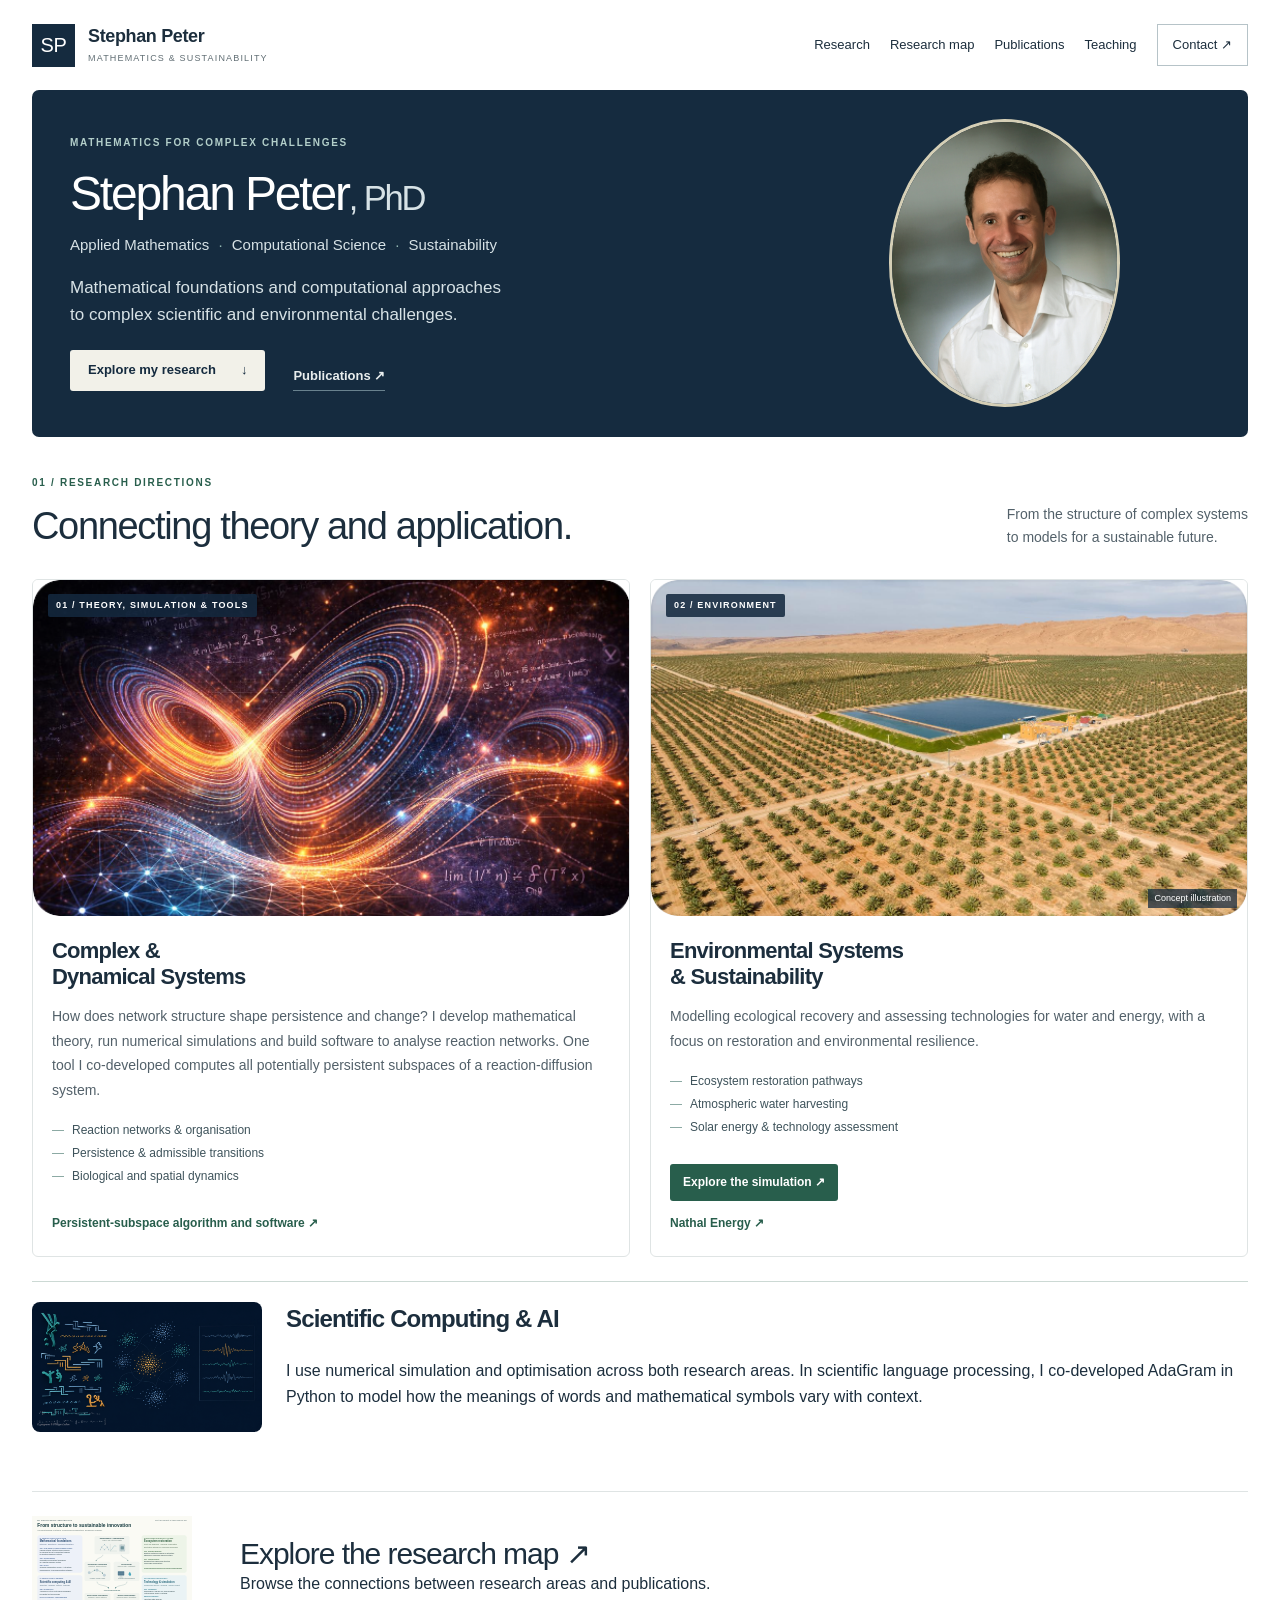
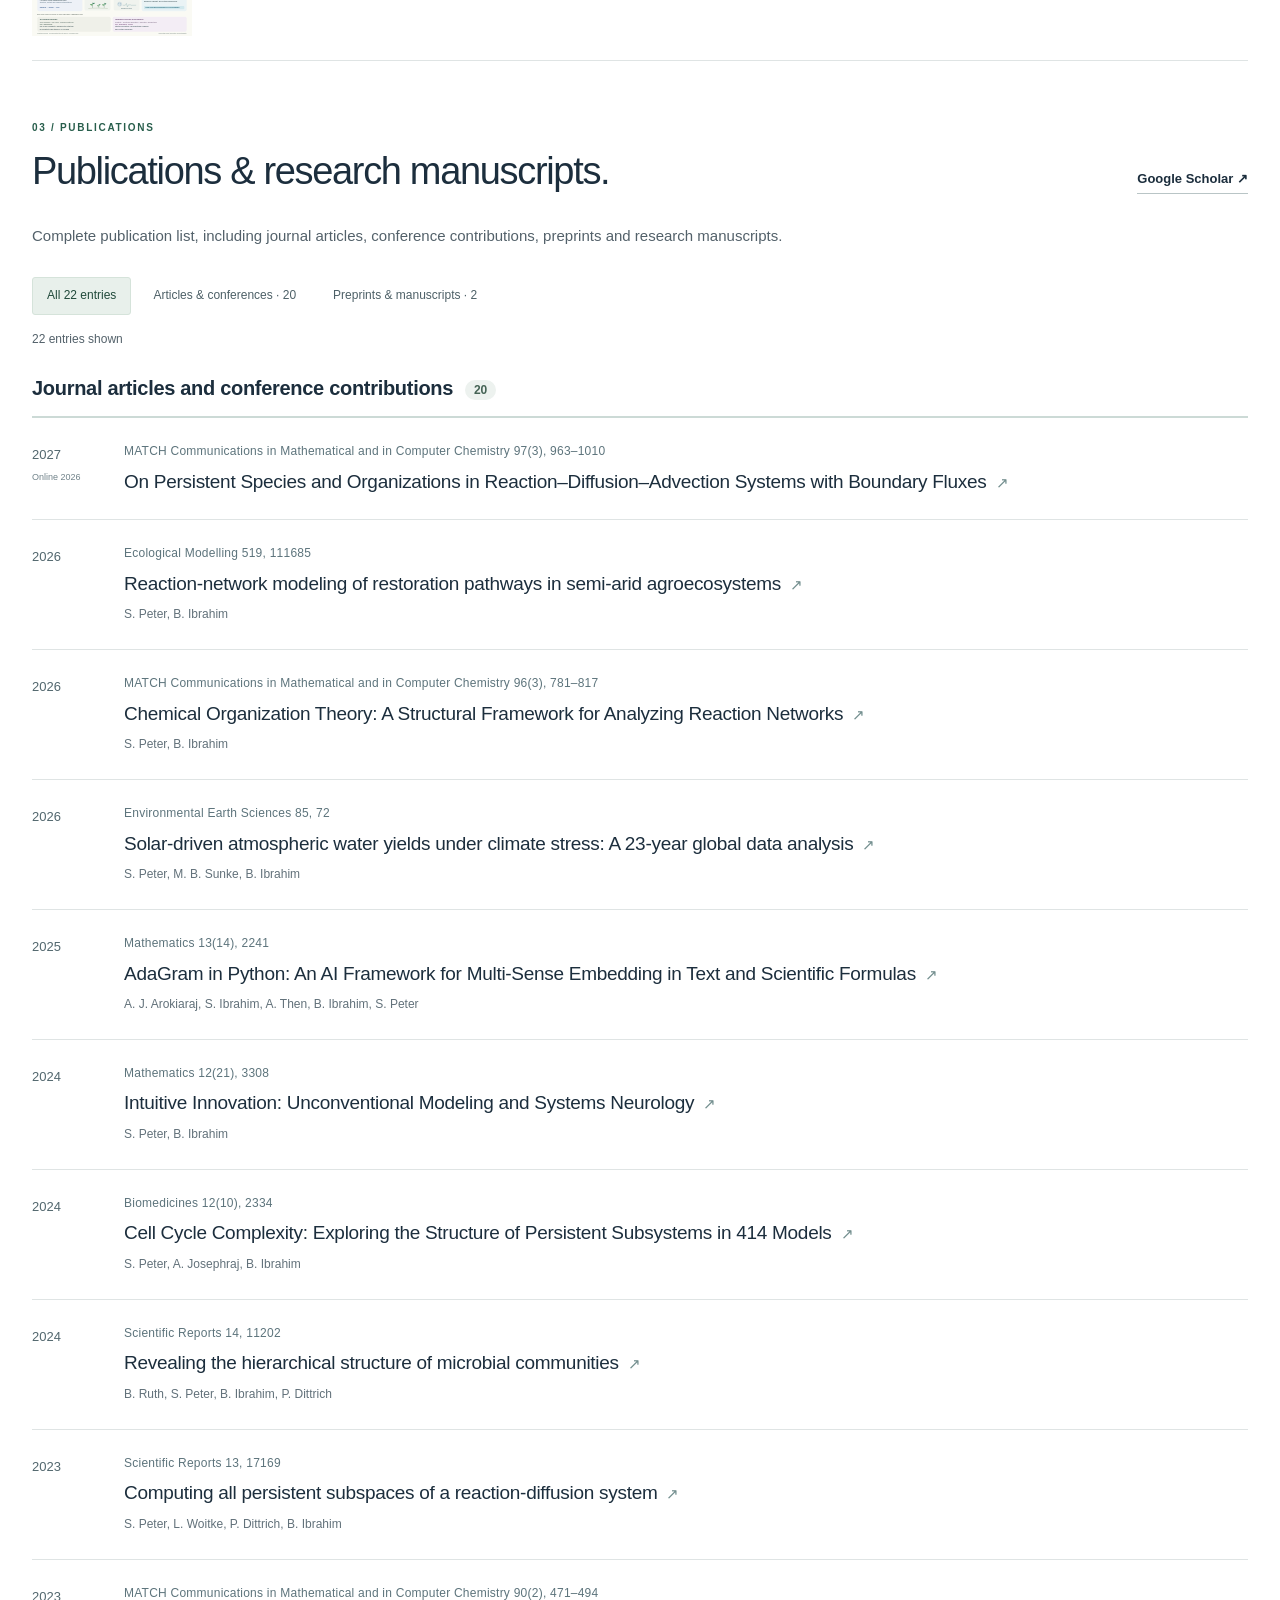
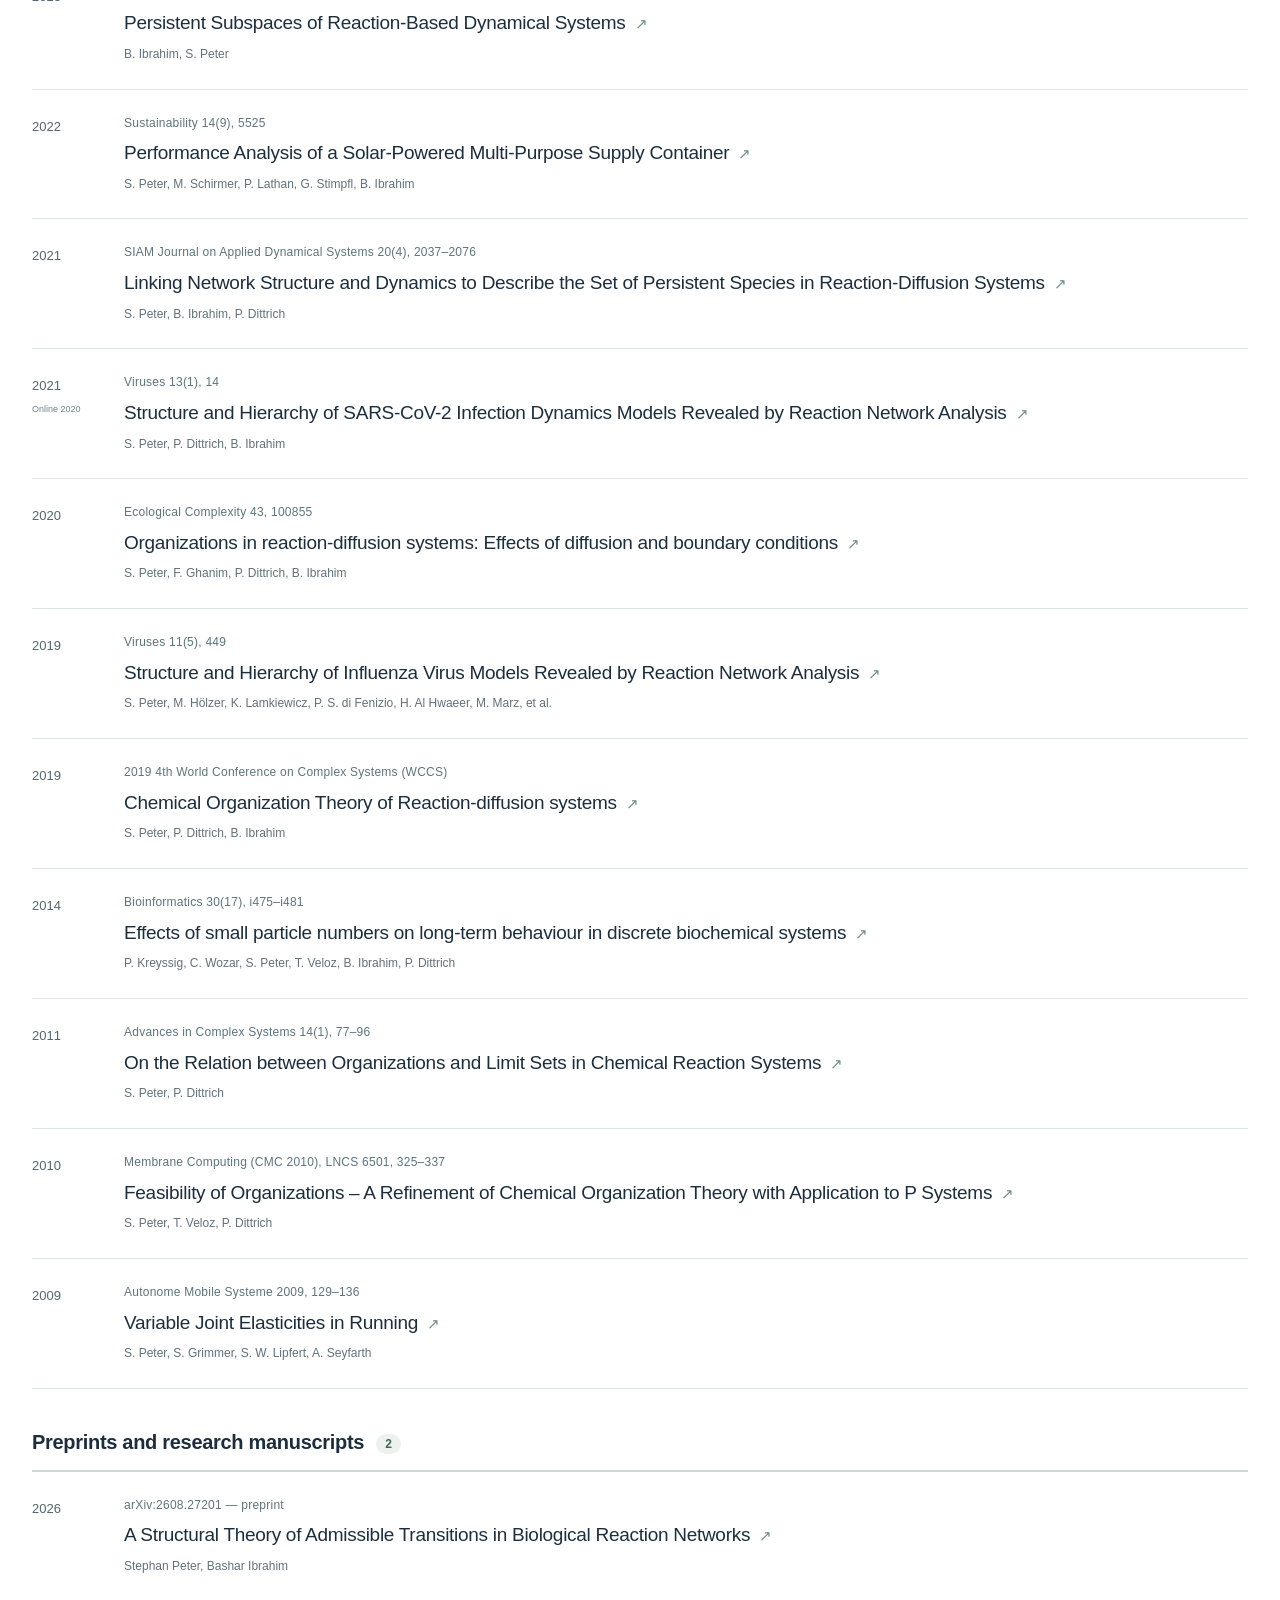
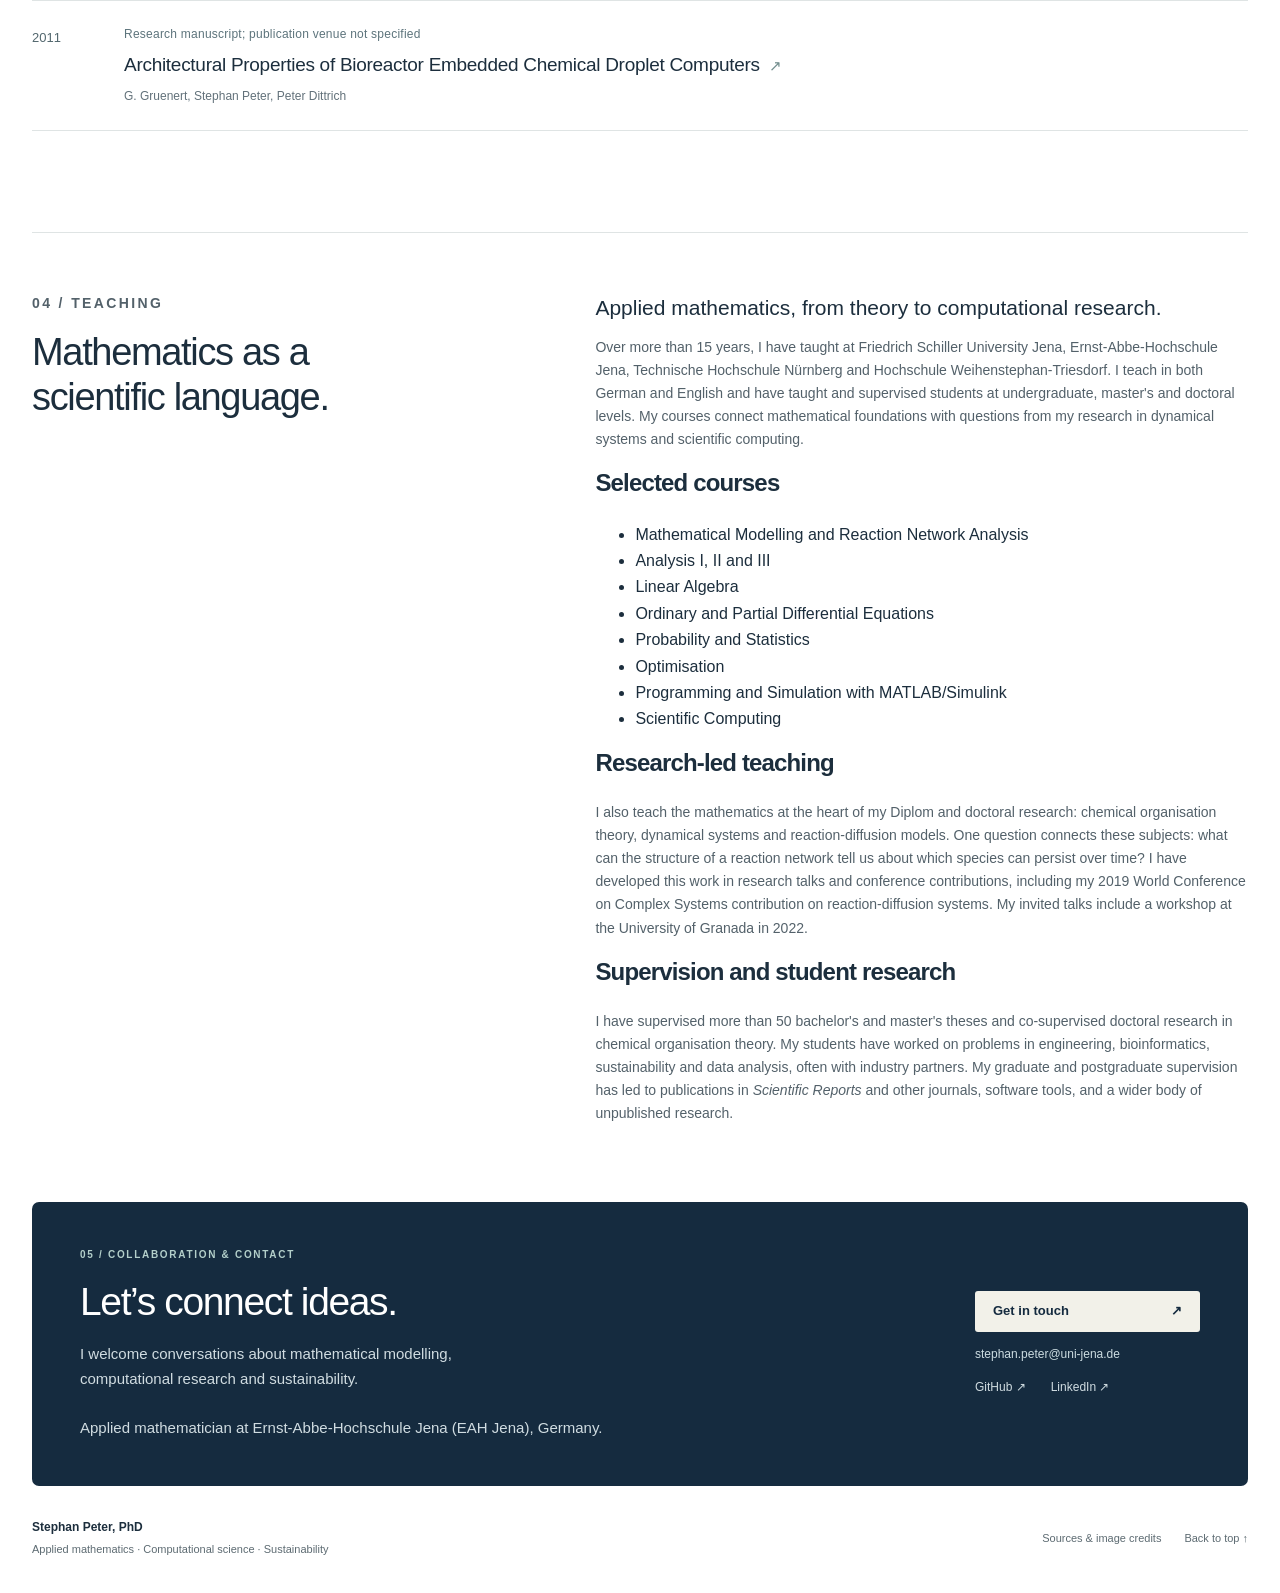
<file: index.html>
<!doctype html><html lang="en"><head><meta charset="utf-8"><meta name="viewport" content="width=device-width,initial-scale=1"><meta name="theme-color" content="#152b3f"><title>Stephan Peter, PhD — Mathematics, Computing & Sustainability</title><meta name="description" content="Stephan Peter's research in complex systems, scientific computing and sustainability. Explore publications, research connections and the Nathal Energy simulation."><link rel="icon" href="assets/favicon.svg" type="image/svg+xml"><link rel="stylesheet" href="style.css"><script src="script.js" defer></script><style>.methods-brief{display:flex;align-items:center;gap:24px;border-top:1px solid #ccd9d4;margin-top:24px;padding-top:20px}.methods-art{position:relative;flex:0 0 min(28%,230px);overflow:hidden;border-radius:8px}.methods-art img{width:100%;display:block}.methods-art .formula-detail{position:absolute;left:2%;bottom:5%;width:30%;height:13%;object-fit:cover;object-position:top;mix-blend-mode:screen;filter:invert(1)}@media(max-width:600px){.methods-brief{flex-direction:column;align-items:flex-start;gap:12px}.methods-art{width:min(60%,210px);flex:none}}.hero-portrait{position:relative;z-index:1;align-self:center;justify-self:center;width:clamp(145px,17vw,208px);height:auto;aspect-ratio:4/5;object-fit:cover;object-position:50% 30%;border-radius:50%;border:3px solid #d5cfb6}@media(max-width:760px){.hero .hero-portrait{width:98px;margin:0 0 16px}.hero:has(.hero-portrait){display:flex;flex-direction:column}.hero .hero-portrait{order:-1;align-self:flex-start}}@media(min-width:761px){.hero:has(.hero-portrait){display:grid;grid-template-columns:minmax(0,1.65fr) minmax(160px,1fr);align-items:center;column-gap:clamp(24px,4vw,70px)}.hero>.hero-inner{grid-area:1/1}.hero>.hero-portrait{grid-area:1/2;width:clamp(160px,18vw,232px);margin:0;justify-self:center}}</style></head><body><a class="skip" href="#main">Skip to content</a><header class="site-header"><a class="brand" href="index.html" aria-label="Stephan Peter home"><span class="monogram">SP</span><span>Stephan Peter<span class="brand-sub">MATHEMATICS & SUSTAINABILITY</span></span></a><button class="menu-toggle" aria-controls="navigation" aria-expanded="false">Menu <span aria-hidden="true">☰</span></button><nav id="navigation" aria-label="Main navigation"><a href="index.html#research">Research</a><a href="index.html#research-map">Research map</a><a href="index.html#publications">Publications</a><a href="index.html#teaching">Teaching</a><a href="index.html#contact" class="nav-contact">Contact <span aria-hidden="true">↗</span></a></nav></header><main id="main"><section class="hero" aria-labelledby="hero-title"><div class="hero-inner"><p class="eyebrow light">MATHEMATICS FOR COMPLEX CHALLENGES</p><h1 id="hero-title">Stephan Peter<span class="degree">, PhD</span></h1><p class="hero-fields">Applied Mathematics <span>·</span> Computational Science <span>·</span> Sustainability</p><p class="hero-copy">Mathematical foundations and computational approaches<br class="desktop-break"> to complex scientific and environmental challenges.</p><div class="hero-links"><a class="button cream" href="#research">Explore my research <span aria-hidden="true">↓</span></a><a class="text-link light-link" href="#publications">Publications <span aria-hidden="true">↗</span></a></div></div><img class="hero-portrait" src="stephan-peter.png" alt="Stephan Peter" width="361" height="480"></section>
<section class="section research" id="research" aria-labelledby="research-title"><div class="section-heading"><div><p class="eyebrow">01 / RESEARCH DIRECTIONS</p><h2 id="research-title">Connecting theory and application.</h2></div><p>From the structure of complex systems<br> to models for a sustainable future.</p></div><div class="research-grid" style="grid-template-columns:repeat(auto-fit,minmax(min(100%,360px),1fr))">
<article class="research-card"><div class="card-image"><img src="attractor.png" alt="Luminous trajectories of a dynamical system"><span class="image-index">01 / THEORY, SIMULATION &amp; TOOLS</span></div><div class="card-content"><h3>Complex &amp;<br> Dynamical Systems</h3><p>How does network structure shape persistence and change? I develop mathematical theory, run numerical simulations and build software to analyse reaction networks. One tool I co-developed computes all potentially persistent subspaces of a reaction-diffusion system.</p><ul class="topics"><li>Reaction networks &amp; organisation</li><li>Persistence &amp; admissible transitions</li><li>Biological and spatial dynamics</li></ul><a class="card-link" href="https://doi.org/10.1038/s41598-023-44244-x">Persistent-subspace algorithm and software <span aria-hidden="true">↗</span></a></div></article>
<article class="research-card environment"><div class="card-image"><img src="restoration.png" alt="Orchard and water reservoir in a semi-arid landscape"><span class="image-index">02 / ENVIRONMENT</span><span class="image-note">Concept illustration</span></div><div class="card-content"><h3>Environmental Systems<br> &amp; Sustainability</h3><p>Modelling ecological recovery and assessing technologies for water and energy, with a focus on restoration and environmental resilience.</p><ul class="topics"><li>Ecosystem restoration pathways</li><li>Atmospheric water harvesting</li><li>Solar energy &amp; technology assessment</li></ul><div class="project-actions"><a class="button green" href="https://simulation.nathal-energy.com/en/" target="_blank" rel="noopener noreferrer">Explore the simulation ↗</a><a class="card-link" href="https://www.nathal-energy.com/en/" target="_blank" rel="noopener noreferrer">Nathal Energy ↗</a></div></div></article>
</div><aside class="methods-brief"><div class="methods-art"><img src="symbol-analysis.png" alt="Cryptograms, contextual embeddings and illustrative signal traces"><img src="assets/formulas.png" alt="Handwritten manuscript formula" class="formula-detail"></div><div><h3>Scientific Computing &amp; AI</h3><p>I use numerical simulation and optimisation across both research areas. In scientific language processing, I co-developed <a href="https://doi.org/10.3390/math13142241">AdaGram in Python</a> to model how the meanings of words and mathematical symbols vary with context.</p></div></aside>
<aside class="manuscript" hidden style="display:none"><div class="manuscript-symbol" aria-hidden="true">⌁</div><div><p class="eyebrow">OPEN RESEARCH QUESTION / SCIENTIFIC COMPUTING & AI</p><h3>The Nathal manuscript</h3><p>A symbolic system awaiting decryption. An invitation to investigate patterns, structure and possible interpretations through computational and interdisciplinary approaches.</p></div><div class="manuscript-links"><a href="https://doi.org/10.13140/RG.2.2.14390.41284" target="_blank" rel="noopener noreferrer">Read the research invitation ↗</a><a href="https://github.com/stephanpeter/line-code" target="_blank" rel="noopener noreferrer">Explore the project on GitHub ↗</a></div></aside></section>
<section class="map-section" id="research-map" aria-labelledby="map-title" style="padding-block:24px"><a href="research-map.html" style="display:flex;align-items:center;gap:clamp(16px,4vw,48px);color:inherit;text-decoration:none"><img src="assets/research-map.svg" alt="" width="160" height="120" style="width:min(27vw,160px);height:auto"><div><h2 id="map-title" style="font-size:clamp(19px,3vw,30px)">Explore the research map &#8599;</h2><p>Browse the connections between research areas and publications.</p></div></a></section>
<section class="section publications" id="publications" aria-labelledby="pub-title"><div class="section-heading"><div><p class="eyebrow">03 / PUBLICATIONS</p><h2 id="pub-title">Publications &amp; research manuscripts.</h2></div><a class="text-link" href="https://scholar.google.de/citations?hl=en&amp;user=OOk8JN8AAAAJ" target="_blank" rel="noopener noreferrer">Google Scholar ↗</a></div><p class="publication-intro">Complete publication list, including journal articles, conference contributions, preprints and research manuscripts.</p><div class="filters" role="group" aria-label="Filter publications"><button class="active" data-filter="All" aria-pressed="true">All 22 entries</button><button data-filter="Journal" aria-pressed="false">Articles &amp; conferences · 20</button><button data-filter="Manuscript" aria-pressed="false">Preprints &amp; manuscripts · 2</button></div><p id="filter-status" class="publication-count" aria-live="polite">22 entries shown</p><div class="paper-list"><section class="pub-group" id="journal-articles"><h3 class="pub-group-title">Journal articles and conference contributions<span>20</span></h3><article class="paper" data-topic="Journal"><span class="paper-year">2027<small>Online 2026</small></span><div><p class="journal">MATCH Communications in Mathematical and in Computer Chemistry 97(3), 963–1010</p><h4><a href="https://doi.org/10.46793/match.97-3.12726" target="_blank" rel="noopener noreferrer">On Persistent Species and Organizations in Reaction–Diffusion–Advection Systems with Boundary Fluxes<span class="external" aria-hidden="true">↗</span></a></h4></div></article><article class="paper" data-topic="Journal"><span class="paper-year">2026<small></small></span><div><p class="journal">Ecological Modelling 519, 111685</p><h4><a href="https://doi.org/10.1016/j.ecolmodel.2026.111685" target="_blank" rel="noopener noreferrer">Reaction-network modeling of restoration pathways in semi-arid agroecosystems<span class="external" aria-hidden="true">↗</span></a></h4><p class="paper-authors">S. Peter, B. Ibrahim</p></div></article><article class="paper" data-topic="Journal"><span class="paper-year">2026<small></small></span><div><p class="journal">MATCH Communications in Mathematical and in Computer Chemistry 96(3), 781–817</p><h4><a href="https://doi.org/10.46793/match.96-3.03426" target="_blank" rel="noopener noreferrer">Chemical Organization Theory: A Structural Framework for Analyzing Reaction Networks<span class="external" aria-hidden="true">↗</span></a></h4><p class="paper-authors">S. Peter, B. Ibrahim</p></div></article><article class="paper" data-topic="Journal"><span class="paper-year">2026<small></small></span><div><p class="journal">Environmental Earth Sciences 85, 72</p><h4><a href="https://doi.org/10.1007/s12665-025-12789-x" target="_blank" rel="noopener noreferrer">Solar-driven atmospheric water yields under climate stress: A 23-year global data analysis<span class="external" aria-hidden="true">↗</span></a></h4><p class="paper-authors">S. Peter, M. B. Sunke, B. Ibrahim</p></div></article><article class="paper" data-topic="Journal"><span class="paper-year">2025<small></small></span><div><p class="journal">Mathematics 13(14), 2241</p><h4><a href="https://doi.org/10.3390/math13142241" target="_blank" rel="noopener noreferrer">AdaGram in Python: An AI Framework for Multi-Sense Embedding in Text and Scientific Formulas<span class="external" aria-hidden="true">↗</span></a></h4><p class="paper-authors">A. J. Arokiaraj, S. Ibrahim, A. Then, B. Ibrahim, S. Peter</p></div></article><article class="paper" data-topic="Journal"><span class="paper-year">2024<small></small></span><div><p class="journal">Mathematics 12(21), 3308</p><h4><a href="https://doi.org/10.3390/math12213308" target="_blank" rel="noopener noreferrer">Intuitive Innovation: Unconventional Modeling and Systems Neurology<span class="external" aria-hidden="true">↗</span></a></h4><p class="paper-authors">S. Peter, B. Ibrahim</p></div></article><article class="paper" data-topic="Journal"><span class="paper-year">2024<small></small></span><div><p class="journal">Biomedicines 12(10), 2334</p><h4><a href="https://doi.org/10.3390/biomedicines12102334" target="_blank" rel="noopener noreferrer">Cell Cycle Complexity: Exploring the Structure of Persistent Subsystems in 414 Models<span class="external" aria-hidden="true">↗</span></a></h4><p class="paper-authors">S. Peter, A. Josephraj, B. Ibrahim</p></div></article><article class="paper" data-topic="Journal"><span class="paper-year">2024<small></small></span><div><p class="journal">Scientific Reports 14, 11202</p><h4><a href="https://doi.org/10.1038/s41598-024-61836-3" target="_blank" rel="noopener noreferrer">Revealing the hierarchical structure of microbial communities<span class="external" aria-hidden="true">↗</span></a></h4><p class="paper-authors">B. Ruth, S. Peter, B. Ibrahim, P. Dittrich</p></div></article><article class="paper" data-topic="Journal"><span class="paper-year">2023<small></small></span><div><p class="journal">Scientific Reports 13, 17169</p><h4><a href="https://doi.org/10.1038/s41598-023-44244-x" target="_blank" rel="noopener noreferrer">Computing all persistent subspaces of a reaction-diffusion system<span class="external" aria-hidden="true">↗</span></a></h4><p class="paper-authors">S. Peter, L. Woitke, P. Dittrich, B. Ibrahim</p></div></article><article class="paper" data-topic="Journal"><span class="paper-year">2023<small></small></span><div><p class="journal">MATCH Communications in Mathematical and in Computer Chemistry 90(2), 471–494</p><h4><a href="https://doi.org/10.46793/match.90-2.471I" target="_blank" rel="noopener noreferrer">Persistent Subspaces of Reaction-Based Dynamical Systems<span class="external" aria-hidden="true">↗</span></a></h4><p class="paper-authors">B. Ibrahim, S. Peter</p></div></article><article class="paper" data-topic="Journal"><span class="paper-year">2022<small></small></span><div><p class="journal">Sustainability 14(9), 5525</p><h4><a href="https://doi.org/10.3390/su14095525" target="_blank" rel="noopener noreferrer">Performance Analysis of a Solar-Powered Multi-Purpose Supply Container<span class="external" aria-hidden="true">↗</span></a></h4><p class="paper-authors">S. Peter, M. Schirmer, P. Lathan, G. Stimpfl, B. Ibrahim</p></div></article><article class="paper" data-topic="Journal"><span class="paper-year">2021<small></small></span><div><p class="journal">SIAM Journal on Applied Dynamical Systems 20(4), 2037–2076</p><h4><a href="https://doi.org/10.1137/21M1396708" target="_blank" rel="noopener noreferrer">Linking Network Structure and Dynamics to Describe the Set of Persistent Species in Reaction-Diffusion Systems<span class="external" aria-hidden="true">↗</span></a></h4><p class="paper-authors">S. Peter, B. Ibrahim, P. Dittrich</p></div></article><article class="paper" data-topic="Journal"><span class="paper-year">2021<small>Online 2020</small></span><div><p class="journal">Viruses 13(1), 14</p><h4><a href="https://doi.org/10.3390/v13010014" target="_blank" rel="noopener noreferrer">Structure and Hierarchy of SARS-CoV-2 Infection Dynamics Models Revealed by Reaction Network Analysis<span class="external" aria-hidden="true">↗</span></a></h4><p class="paper-authors">S. Peter, P. Dittrich, B. Ibrahim</p></div></article><article class="paper" data-topic="Journal"><span class="paper-year">2020<small></small></span><div><p class="journal">Ecological Complexity 43, 100855</p><h4><a href="https://doi.org/10.1016/j.ecocom.2020.100855" target="_blank" rel="noopener noreferrer">Organizations in reaction-diffusion systems: Effects of diffusion and boundary conditions<span class="external" aria-hidden="true">↗</span></a></h4><p class="paper-authors">S. Peter, F. Ghanim, P. Dittrich, B. Ibrahim</p></div></article><article class="paper" data-topic="Journal"><span class="paper-year">2019<small></small></span><div><p class="journal">Viruses 11(5), 449</p><h4><a href="https://doi.org/10.3390/v11050449" target="_blank" rel="noopener noreferrer">Structure and Hierarchy of Influenza Virus Models Revealed by Reaction Network Analysis<span class="external" aria-hidden="true">↗</span></a></h4><p class="paper-authors">S. Peter, M. Hölzer, K. Lamkiewicz, P. S. di Fenizio, H. Al Hwaeer, M. Marz, et al.</p></div></article><article class="paper" data-topic="Journal"><span class="paper-year">2019<small></small></span><div><p class="journal">2019 4th World Conference on Complex Systems (WCCS)</p><h4><a href="https://doi.org/10.1109/ICoCS.2019.8930722" target="_blank" rel="noopener noreferrer">Chemical Organization Theory of Reaction-diffusion systems<span class="external" aria-hidden="true">↗</span></a></h4><p class="paper-authors">S. Peter, P. Dittrich, B. Ibrahim</p></div></article><article class="paper" data-topic="Journal"><span class="paper-year">2014<small></small></span><div><p class="journal">Bioinformatics 30(17), i475–i481</p><h4><a href="https://doi.org/10.1093/bioinformatics/btu453" target="_blank" rel="noopener noreferrer">Effects of small particle numbers on long-term behaviour in discrete biochemical systems<span class="external" aria-hidden="true">↗</span></a></h4><p class="paper-authors">P. Kreyssig, C. Wozar, S. Peter, T. Veloz, B. Ibrahim, P. Dittrich</p></div></article><article class="paper" data-topic="Journal"><span class="paper-year">2011<small></small></span><div><p class="journal">Advances in Complex Systems 14(1), 77–96</p><h4><a href="https://doi.org/10.1142/S0219525911002895" target="_blank" rel="noopener noreferrer">On the Relation between Organizations and Limit Sets in Chemical Reaction Systems<span class="external" aria-hidden="true">↗</span></a></h4><p class="paper-authors">S. Peter, P. Dittrich</p></div></article><article class="paper" data-topic="Journal"><span class="paper-year">2010<small></small></span><div><p class="journal">Membrane Computing (CMC 2010), LNCS 6501, 325–337</p><h4><a href="https://doi.org/10.1007/978-3-642-18123-8_25" target="_blank" rel="noopener noreferrer">Feasibility of Organizations – A Refinement of Chemical Organization Theory with Application to P Systems<span class="external" aria-hidden="true">↗</span></a></h4><p class="paper-authors">S. Peter, T. Veloz, P. Dittrich</p></div></article><article class="paper" data-topic="Journal"><span class="paper-year">2009<small></small></span><div><p class="journal">Autonome Mobile Systeme 2009, 129–136</p><h4><a href="https://doi.org/10.1007/978-3-642-10284-4_17" target="_blank" rel="noopener noreferrer">Variable Joint Elasticities in Running<span class="external" aria-hidden="true">↗</span></a></h4><p class="paper-authors">S. Peter, S. Grimmer, S. W. Lipfert, A. Seyfarth</p></div></article></section><section class="pub-group" id="research-manuscripts"><h3 class="pub-group-title">Preprints and research manuscripts<span>2</span></h3><article class="paper" data-topic="Manuscript"><span class="paper-year">2026<small></small></span><div><p class="journal">arXiv:2608.27201 — preprint</p><h4><a href="https://arxiv.org/abs/2608.27201" target="_blank" rel="noopener noreferrer">A Structural Theory of Admissible Transitions in Biological Reaction Networks<span class="external" aria-hidden="true">↗</span></a></h4><p class="paper-authors">Stephan Peter, Bashar Ibrahim</p></div></article><article class="paper" data-topic="Manuscript"><span class="paper-year">2011<small></small></span><div><p class="journal">Research manuscript; publication venue not specified</p><h4><a href="https://www.researchgate.net/publication/265188910_Architectural_Properties_of_Bioreactor_Embedded_Chemical_Droplet_Computers" target="_blank" rel="noopener noreferrer">Architectural Properties of Bioreactor Embedded Chemical Droplet Computers<span class="external" aria-hidden="true">↗</span></a></h4><p class="paper-authors">G. Gruenert, Stephan Peter, Peter Dittrich</p></div></article></section></div></section>
<section class="teaching section" id="teaching" aria-labelledby="teaching-title"><div><p class="eyebrow">04 / TEACHING</p><h2 id="teaching-title">Mathematics as a<br> scientific language.</h2></div><div><p class="large-copy">Applied mathematics, from theory to computational research.</p>
<p>Over more than 15 years, I have taught at Friedrich Schiller University Jena, Ernst-Abbe-Hochschule Jena, Technische Hochschule N&uuml;rnberg and Hochschule Weihenstephan-Triesdorf. I teach in both German and English and have taught and supervised students at undergraduate, master's and doctoral levels. My courses connect mathematical foundations with questions from my research in dynamical systems and scientific computing.</p>
<h3>Selected courses</h3><ul><li>Mathematical Modelling and Reaction Network Analysis</li><li>Analysis I, II and III</li><li>Linear Algebra</li><li>Ordinary and Partial Differential Equations</li><li>Probability and Statistics</li><li>Optimisation</li><li>Programming and Simulation with MATLAB/Simulink</li><li>Scientific Computing</li></ul>
<h3>Research-led teaching</h3><p>I also teach the mathematics at the heart of my Diplom and doctoral research: chemical organisation theory, dynamical systems and reaction-diffusion models. One question connects these subjects: what can the structure of a reaction network tell us about which species can persist over time? I have developed this work in research talks and conference contributions, including my <a href="https://doi.org/10.1109/ICoCS.2019.8930722">2019 World Conference on Complex Systems contribution on reaction-diffusion systems</a>. My invited talks include a workshop at the University of Granada in 2022.</p>
<h3>Supervision and student research</h3><p>I have supervised more than 50 bachelor's and master's theses and co-supervised doctoral research in chemical organisation theory. My students have worked on problems in engineering, bioinformatics, sustainability and data analysis, often with industry partners. My graduate and postgraduate supervision has led to <a href="https://doi.org/10.1038/s41598-023-44244-x">publications in <em>Scientific Reports</em></a> and other journals, software tools, and a wider body of unpublished research.</p></div></section>
<section class="contact" id="contact" aria-labelledby="contact-title"><div><p class="eyebrow light">05 / COLLABORATION & CONTACT</p><h2 id="contact-title">Let’s connect ideas.</h2><p>I welcome conversations about mathematical modelling,<br class="desktop-break"> computational research and sustainability.</p><p style="margin-top:1lh">Applied mathematician at Ernst-Abbe-Hochschule Jena (EAH Jena), Germany.</p></div><div class="contact-actions"><a class="button cream" href="mailto:stephan.peter@uni-jena.de">Get in touch <span aria-hidden="true">↗</span></a><span class="contact-email">stephan.peter@uni-jena.de</span><div><a href="https://github.com/stephanpeter" target="_blank" rel="noopener noreferrer">GitHub ↗</a><a href="https://www.linkedin.com/in/dr-stephan-peter-806916238/" target="_blank" rel="noopener noreferrer">LinkedIn ↗</a></div></div></section></main><footer class="footer"><div><strong>Stephan Peter, PhD</strong><span>Applied mathematics · Computational science · Sustainability</span></div><div><a href="sources.html">Sources & image credits</a><a href="#main">Back to top ↑</a></div></footer></body></html>
</file>
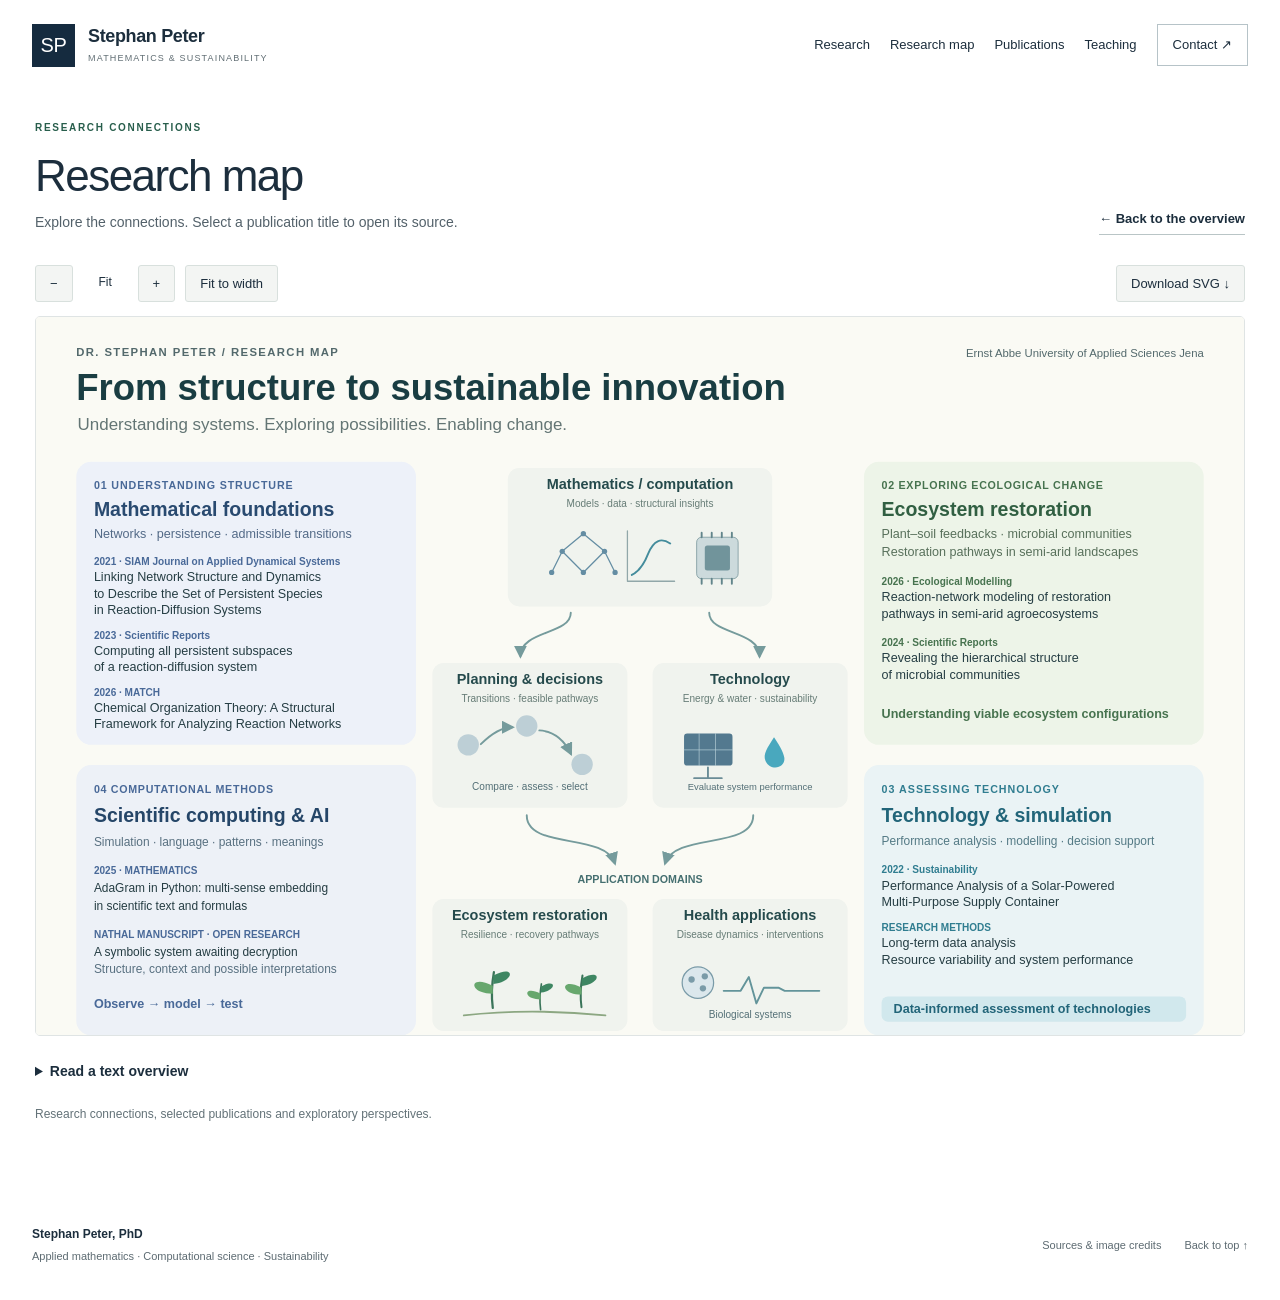
<file: research-map.html>
<!doctype html><html lang="en"><head><meta charset="utf-8"><meta name="viewport" content="width=device-width,initial-scale=1"><meta name="theme-color" content="#152b3f"><title>Research map — Stephan Peter</title><meta name="description" content="Stephan Peter's research in complex systems, scientific computing and sustainability. Explore publications, research connections and the Nathal Energy simulation."><link rel="icon" href="assets/favicon.svg" type="image/svg+xml"><link rel="stylesheet" href="style.css"><script src="script.js" defer></script></head><body><a class="skip" href="#main">Skip to content</a><header class="site-header"><a class="brand" href="index.html" aria-label="Stephan Peter home"><span class="monogram">SP</span><span>Stephan Peter<span class="brand-sub">MATHEMATICS & SUSTAINABILITY</span></span></a><button class="menu-toggle" aria-controls="navigation" aria-expanded="false">Menu <span aria-hidden="true">☰</span></button><nav id="navigation" aria-label="Main navigation"><a href="index.html#research">Research</a><a href="index.html#research-map">Research map</a><a href="index.html#publications">Publications</a><a href="index.html#teaching">Teaching</a><a href="index.html#contact" class="nav-contact">Contact <span aria-hidden="true">↗</span></a></nav></header><main id="main" class="map-page"><div class="section-heading"><div><p class="eyebrow">RESEARCH CONNECTIONS</p><h1>Research map</h1><p>Explore the connections. Select a publication title to open its source.</p></div><a class="text-link" href="index.html#research-map">← Back to the overview</a></div><div class="map-toolbar"><button id="zoom-out" aria-label="Zoom out">−</button><output id="zoom-level" aria-live="polite">Fit</output><button id="zoom-in" aria-label="Zoom in">+</button><button id="zoom-fit">Fit to width</button><a href="assets/research-map.svg" download>Download SVG ↓</a></div><div class="map-scroll" tabindex="0" aria-label="Research map; scroll to explore when enlarged"><div id="map-canvas"><svg xmlns="http://www.w3.org/2000/svg" viewBox="0 0 1920 1440" width="100%" height="auto" role="group" aria-labelledby="map-title map-desc">
  <title id="map-title">From structure to sustainable innovation — Research map of Dr. Stephan Peter</title>
  <desc id="map-desc">Mathematical foundations, ecosystem restoration, technology and a combined scientific computing and artificial intelligence section. Smaller related sections show systems biology and intuition-driven innovation. Publication titles link to their sources.</desc>
  <style>text{font-family:'Segoe UI',Arial,sans-serif}a{cursor:pointer}a:hover text{fill:#0C7586;text-decoration:underline}a:focus{outline:3px solid #0C7586}.field{transition:opacity .2s}.muted{opacity:.2}</style>
  <rect x="0" y="0" width="1920" height="1440" rx="0" fill="#FAFAF4" stroke="none" />
  <text x="64" y="62" font-size="18" fill="#53696C" font-weight="600" text-anchor="start" letter-spacing="2.2">DR. STEPHAN PETER  /  RESEARCH MAP</text>
  <text x="64" y="132" font-size="58" fill="#193D42" font-weight="650" text-anchor="start">From structure to sustainable innovation</text>
  <text x="66" y="180" font-size="27" fill="#637574" font-weight="400" text-anchor="start">Understanding systems. Exploring possibilities. Enabling change.</text>
  <text x="1856" y="63" font-size="18" fill="#53696C" font-weight="400" text-anchor="end">Ernst Abbe University of Applied Sciences Jena</text>
  <defs>
    <marker id="arrow" viewBox="0 0 10 10" refX="8" refY="5" markerWidth="7" markerHeight="7" orient="auto-start-reverse">
      <path d="M0 0 L10 5 L0 10 Z" fill="#759B9C" />
    </marker>
  </defs>
  <rect x="750" y="240" width="420" height="220" rx="18" fill="#F0F3EE" stroke="none" />
  <text x="960.0" y="274" font-size="23" fill="#254A4C" font-weight="650" text-anchor="middle">Mathematics / computation</text>
  <text x="960.0" y="302" font-size="16" fill="#667C76" font-weight="400" text-anchor="middle">Models · data · structural insights</text>
  <path d="M 870.0,344.4 L 836.4,372.4" fill="none" stroke="#648DA3" stroke-width="2" stroke-linecap="round" stroke-linejoin="round" />
  <path d="M 870.0,344.4 L 903.6,372.4" fill="none" stroke="#648DA3" stroke-width="2" stroke-linecap="round" stroke-linejoin="round" />
  <path d="M 836.4,372.4 L 819.6,406.0" fill="none" stroke="#648DA3" stroke-width="2" stroke-linecap="round" stroke-linejoin="round" />
  <path d="M 836.4,372.4 L 870.0,406.0" fill="none" stroke="#648DA3" stroke-width="2" stroke-linecap="round" stroke-linejoin="round" />
  <path d="M 903.6,372.4 L 870.0,406.0" fill="none" stroke="#648DA3" stroke-width="2" stroke-linecap="round" stroke-linejoin="round" />
  <path d="M 903.6,372.4 L 920.4,406.0" fill="none" stroke="#648DA3" stroke-width="2" stroke-linecap="round" stroke-linejoin="round" />
  <circle cx="870.0" cy="344.4" r="4.199999999999999" fill="#648DA3" stroke="none" stroke-width="2" />
  <circle cx="836.4" cy="372.4" r="4.199999999999999" fill="#648DA3" stroke="none" stroke-width="2" />
  <circle cx="903.6" cy="372.4" r="4.199999999999999" fill="#648DA3" stroke="none" stroke-width="2" />
  <circle cx="819.6" cy="406.0" r="4.199999999999999" fill="#648DA3" stroke="none" stroke-width="2" />
  <circle cx="870.0" cy="406.0" r="4.199999999999999" fill="#648DA3" stroke="none" stroke-width="2" />
  <circle cx="920.4" cy="406.0" r="4.199999999999999" fill="#648DA3" stroke="none" stroke-width="2" />
  <path d="M940 420 L940 340 M940 420 L1015 420" fill="none" stroke="#91A7A9" stroke-width="2" stroke-linecap="round" stroke-linejoin="round" />
  <path d="M947 410 Q963 402 973 376 Q986 345 1008 360" fill="none" stroke="#448C9C" stroke-width="3" stroke-linecap="round" stroke-linejoin="round" />
  <rect x="1050" y="350" width="66" height="66" rx="8" fill="#CCDADC" stroke="#62858B" />
  <rect x="1063" y="363" width="40" height="40" rx="4" fill="#71949B" stroke="none" />
  <path d="M1058 343 L1058 350 M1058 416 L1058 424" fill="none" stroke="#62858B" stroke-width="3" stroke-linecap="round" stroke-linejoin="round" />
  <path d="M1074 343 L1074 350 M1074 416 L1074 424" fill="none" stroke="#62858B" stroke-width="3" stroke-linecap="round" stroke-linejoin="round" />
  <path d="M1090 343 L1090 350 M1090 416 L1090 424" fill="none" stroke="#62858B" stroke-width="3" stroke-linecap="round" stroke-linejoin="round" />
  <path d="M1106 343 L1106 350 M1106 416 L1106 424" fill="none" stroke="#62858B" stroke-width="3" stroke-linecap="round" stroke-linejoin="round" />
  <path d="M850 470 C850 505 770 498 770 539" fill="none" stroke="#759B9C" stroke-width="3" stroke-linecap="round" stroke-linejoin="round" marker-end="url(#arrow)" />
  <path d="M1070 470 C1070 505 1150 498 1150 539" fill="none" stroke="#759B9C" stroke-width="3" stroke-linecap="round" stroke-linejoin="round" marker-end="url(#arrow)" />
  <rect x="630" y="550" width="310" height="230" rx="18" fill="#F0F3EE" stroke="none" />
  <text x="785.0" y="584" font-size="23" fill="#254A4C" font-weight="650" text-anchor="middle">Planning &amp; decisions</text>
  <text x="785.0" y="612" font-size="16" fill="#667C76" font-weight="400" text-anchor="middle">Transitions · feasible pathways</text>
  <rect x="980" y="550" width="310" height="230" rx="18" fill="#F0F3EE" stroke="none" />
  <text x="1135.0" y="584" font-size="23" fill="#254A4C" font-weight="650" text-anchor="middle">Technology</text>
  <text x="1135.0" y="612" font-size="16" fill="#667C76" font-weight="400" text-anchor="middle">Energy &amp; water · sustainability</text>
  <circle cx="687" cy="680" r="17" fill="#BDCFD6" stroke="none" stroke-width="2" />
  <circle cx="780" cy="650" r="17" fill="#BDCFD6" stroke="none" stroke-width="2" />
  <circle cx="868" cy="711" r="17" fill="#BDCFD6" stroke="none" stroke-width="2" />
  <path d="M707 679 Q734 652 757 652" fill="none" stroke="#759B9C" stroke-width="3" stroke-linecap="round" stroke-linejoin="round" marker-end="url(#arrow)" />
  <path d="M800 657 Q833 659 850 694" fill="none" stroke="#759B9C" stroke-width="3" stroke-linecap="round" stroke-linejoin="round" marker-end="url(#arrow)" />
  <text x="785" y="751" font-size="16" fill="#536F76" font-weight="400" text-anchor="middle">Compare · assess · select</text>
  <rect x="1030" y="662" width="77" height="51" rx="5" fill="#53798F" stroke="none" />
  <path d="M1054 662 L1054 713" fill="none" stroke="#BCD4DD" stroke-width="1" stroke-linecap="round" stroke-linejoin="round" />
  <path d="M1080 662 L1080 713" fill="none" stroke="#BCD4DD" stroke-width="1" stroke-linecap="round" stroke-linejoin="round" />
  <path d="M1030 688 L1107 688" fill="none" stroke="#BCD4DD" stroke-width="1" stroke-linecap="round" stroke-linejoin="round" />
  <path d="M1068 716 L1068 733 M1046 733 L1090 733" fill="none" stroke="#6A8C96" stroke-width="3" stroke-linecap="round" stroke-linejoin="round" />
  <path d="M1173,668.0 C1162.5,684.5 1155.0,695 1159.5,705.5 C1167.0,722.0 1191.0,717.5 1189.5,701.0 C1188.0,690.5 1179.0,677.0 1173,668.0" fill="#49A8BE" stroke="none" stroke-width="0" stroke-linecap="round" stroke-linejoin="round" />
  <text x="1135" y="751" font-size="15" fill="#536F76" font-weight="400" text-anchor="middle">Evaluate system performance</text>
  <path d="M780 792 C780 847 904 819 920 868" fill="none" stroke="#759B9C" stroke-width="3" stroke-linecap="round" stroke-linejoin="round" marker-end="url(#arrow)" />
  <path d="M1140 792 C1140 847 1016 819 1000 868" fill="none" stroke="#759B9C" stroke-width="3" stroke-linecap="round" stroke-linejoin="round" marker-end="url(#arrow)" />
  <text x="960" y="900" font-size="17" fill="#456F70" font-weight="650" text-anchor="middle">APPLICATION DOMAINS</text>
  <rect x="630" y="925" width="310" height="210" rx="18" fill="#F0F3EE" stroke="none" />
  <text x="785.0" y="959" font-size="23" fill="#254A4C" font-weight="650" text-anchor="middle">Ecosystem restoration</text>
  <text x="785.0" y="987" font-size="16" fill="#667C76" font-weight="400" text-anchor="middle">Resilience · recovery pathways</text>
  <rect x="980" y="925" width="310" height="210" rx="18" fill="#F0F3EE" stroke="none" />
  <text x="1135.0" y="959" font-size="23" fill="#254A4C" font-weight="650" text-anchor="middle">Health applications</text>
  <text x="1135.0" y="987" font-size="16" fill="#667C76" font-weight="400" text-anchor="middle">Disease dynamics · interventions</text>
  <path d="M726,1098 Q722.4,1071.0 727.8,1041.3" fill="none" stroke="#3A7459" stroke-width="3.6" stroke-linecap="round" stroke-linejoin="round" />
  <path d="M726,1075.5 C685.5,1075.5 688.2,1043.1 726,1062.9" fill="#67A76D" stroke="none" stroke-width="0" stroke-linecap="round" stroke-linejoin="round" />
  <path d="M726.9,1060.2 C762.0,1055.7 762.0,1027.8 726.9,1046.7" fill="#3E8662" stroke="none" stroke-width="0" stroke-linecap="round" stroke-linejoin="round" />
  <path d="M802,1101 Q799.4,1081.5 803.3,1060.05" fill="none" stroke="#3A7459" stroke-width="2.6" stroke-linecap="round" stroke-linejoin="round" />
  <path d="M802,1084.75 C772.75,1084.75 774.7,1061.35 802,1075.65" fill="#67A76D" stroke="none" stroke-width="0" stroke-linecap="round" stroke-linejoin="round" />
  <path d="M802.65,1073.7 C828.0,1070.45 828.0,1050.3 802.65,1063.95" fill="#3E8662" stroke="none" stroke-width="0" stroke-linecap="round" stroke-linejoin="round" />
  <path d="M867,1097 Q863.8,1073.0 868.6,1046.6" fill="none" stroke="#3A7459" stroke-width="3.2" stroke-linecap="round" stroke-linejoin="round" />
  <path d="M867,1077.0 C831.0,1077.0 833.4,1048.2 867,1065.8" fill="#67A76D" stroke="none" stroke-width="0" stroke-linecap="round" stroke-linejoin="round" />
  <path d="M867.8,1063.4 C899.0,1059.4 899.0,1034.6 867.8,1051.4" fill="#3E8662" stroke="none" stroke-width="0" stroke-linecap="round" stroke-linejoin="round" />
  <path d="M680 1110 Q785 1098 905 1110" fill="none" stroke="#8CA782" stroke-width="3" stroke-linecap="round" stroke-linejoin="round" />
  <circle cx="1052" cy="1058" r="25" fill="#DBE7EC" stroke="#7A9BA8" stroke-width="2" />
  <circle cx="1042" cy="1053" r="5" fill="#7A9BA8" stroke="none" stroke-width="2" />
  <circle cx="1060" cy="1067" r="5" fill="#7A9BA8" stroke="none" stroke-width="2" />
  <circle cx="1063" cy="1048" r="5" fill="#7A9BA8" stroke="none" stroke-width="2" />
  <path d="M1093 1071 L1120 1071 L1133 1049 L1145 1091 L1157 1066 L1180 1066 L1190 1071 L1245 1071" fill="none" stroke="#63949A" stroke-width="3" stroke-linecap="round" stroke-linejoin="round" />
  <text x="1135" y="1114" font-size="16" fill="#536F76" font-weight="400" text-anchor="middle">Biological systems</text>
  <g id="foundation" class="field">
    <rect x="64" y="230" width="540" height="450" rx="24" fill="#EDF1F9" stroke="none" />
    <text x="92" y="273" font-size="17" fill="#496998" font-weight="700" text-anchor="start" letter-spacing="1.4">01  UNDERSTANDING STRUCTURE</text>
    <text x="92" y="316" font-size="31" fill="#294A70" font-weight="650" text-anchor="start">Mathematical foundations</text>
    <text x="92" y="352" font-size="20" fill="#536A87" font-weight="400" text-anchor="start">Networks · persistence · admissible transitions</text>
    <a rel="noopener noreferrer" aria-label="Linking Network Structure and Dynamics to Describe the Set of Persistent Species in Reaction-Diffusion Systems" href="https://doi.org/10.1137/21M1396708" target="_blank">
      <title>Linking Network Structure and Dynamics to Describe the Set of Persistent Species in Reaction-Diffusion Systems | 2021 · SIAM Journal on Applied Dynamical Systems</title>
      <text x="92" y="394" font-size="16" fill="#496998" font-weight="600" text-anchor="start">2021 · SIAM Journal on Applied Dynamical Systems</text>
      <text x="92" y="420" font-size="20" fill="#253D43" font-weight="500" text-anchor="start">Linking Network Structure and Dynamics</text>
      <text x="92" y="446" font-size="20" fill="#253D43" font-weight="500" text-anchor="start">to Describe the Set of Persistent Species</text>
      <text x="92" y="472" font-size="20" fill="#253D43" font-weight="500" text-anchor="start">in Reaction-Diffusion Systems</text>
    </a>
    <a rel="noopener noreferrer" aria-label="Computing all persistent subspaces of a reaction-diffusion system" href="https://doi.org/10.1038/s41598-023-44244-x" target="_blank">
      <title>Computing all persistent subspaces of a reaction-diffusion system | 2023 · Scientific Reports</title>
      <text x="92" y="511" font-size="16" fill="#496998" font-weight="600" text-anchor="start">2023 · Scientific Reports</text>
      <text x="92" y="537" font-size="20" fill="#253D43" font-weight="500" text-anchor="start">Computing all persistent subspaces</text>
      <text x="92" y="563" font-size="20" fill="#253D43" font-weight="500" text-anchor="start">of a reaction-diffusion system</text>
    </a>
    <a rel="noopener noreferrer" aria-label="Chemical Organization Theory: A Structural Framework for Analyzing Reaction Networks" href="https://doi.org/10.46793/match.96-3.03426" target="_blank">
      <title>Chemical Organization Theory: A Structural Framework for Analyzing Reaction Networks | 2026 · MATCH</title>
      <text x="92" y="602" font-size="16" fill="#496998" font-weight="600" text-anchor="start">2026 · MATCH</text>
      <text x="92" y="628" font-size="20" fill="#253D43" font-weight="500" text-anchor="start">Chemical Organization Theory: A Structural</text>
      <text x="92" y="654" font-size="20" fill="#253D43" font-weight="500" text-anchor="start">Framework for Analyzing Reaction Networks</text>
    </a>
  </g>
  <g id="ecology" class="field">
    <rect x="1316" y="230" width="540" height="450" rx="24" fill="#EDF4E8" stroke="none" />
    <text x="1344" y="273" font-size="17" fill="#47734F" font-weight="700" text-anchor="start" letter-spacing="1.1">02  EXPLORING ECOLOGICAL CHANGE</text>
    <text x="1344" y="316" font-size="31" fill="#315F42" font-weight="650" text-anchor="start">Ecosystem restoration</text>
    <text x="1344" y="352" font-size="20" fill="#58705B" font-weight="400" text-anchor="start">Plant–soil feedbacks · microbial communities</text>
    <text x="1344" y="380" font-size="20" fill="#58705B" font-weight="400" text-anchor="start">Restoration pathways in semi-arid landscapes</text>
    <a rel="noopener noreferrer" aria-label="Reaction-network modeling of restoration pathways in semi-arid agroecosystems" href="https://doi.org/10.1016/j.ecolmodel.2026.111685" target="_blank">
      <title>Reaction-network modeling of restoration pathways in semi-arid agroecosystems | 2026 · Ecological Modelling</title>
      <text x="1344" y="426" font-size="16" fill="#47734F" font-weight="600" text-anchor="start">2026 · Ecological Modelling</text>
      <text x="1344" y="452" font-size="20" fill="#253D43" font-weight="500" text-anchor="start">Reaction-network modeling of restoration</text>
      <text x="1344" y="478" font-size="20" fill="#253D43" font-weight="500" text-anchor="start">pathways in semi-arid agroecosystems</text>
    </a>
    <a rel="noopener noreferrer" aria-label="Revealing the hierarchical structure of microbial communities" href="https://doi.org/10.1038/s41598-024-61836-3" target="_blank">
      <title>Revealing the hierarchical structure of microbial communities | 2024 · Scientific Reports</title>
      <text x="1344" y="523" font-size="16" fill="#47734F" font-weight="600" text-anchor="start">2024 · Scientific Reports</text>
      <text x="1344" y="549" font-size="20" fill="#253D43" font-weight="500" text-anchor="start">Revealing the hierarchical structure</text>
      <text x="1344" y="575" font-size="20" fill="#253D43" font-weight="500" text-anchor="start">of microbial communities</text>
    </a>
    <text x="1344" y="637" font-size="20" fill="#47734F" font-weight="600" text-anchor="start">Understanding viable ecosystem configurations</text>
  </g>
  <g id="technology" class="field">
    <rect x="1316" y="712" width="540" height="430" rx="24" fill="#EAF3F5" stroke="none" />
    <text x="1344" y="756" font-size="17" fill="#307D90" font-weight="700" text-anchor="start" letter-spacing="1.6">03  ASSESSING TECHNOLOGY</text>
    <text x="1344" y="802" font-size="31" fill="#226579" font-weight="650" text-anchor="start">Technology &amp; simulation</text>
    <text x="1344" y="839" font-size="19" fill="#547A85" font-weight="400" text-anchor="start">Performance analysis · modelling · decision support</text>
    <a rel="noopener noreferrer" aria-label="Performance Analysis of a Solar-Powered Multi-Purpose Supply Container" href="https://doi.org/10.3390/su14095525" target="_blank">
      <title>Performance Analysis of a Solar-Powered Multi-Purpose Supply Container | 2022 · Sustainability</title>
      <text x="1344" y="884" font-size="16" fill="#307D90" font-weight="600" text-anchor="start">2022 · Sustainability</text>
      <text x="1344" y="910" font-size="20" fill="#253D43" font-weight="500" text-anchor="start">Performance Analysis of a Solar-Powered</text>
      <text x="1344" y="936" font-size="20" fill="#253D43" font-weight="500" text-anchor="start">Multi-Purpose Supply Container</text>
    </a>
    <text x="1344" y="976" font-size="16" fill="#307D90" font-weight="600" text-anchor="start">RESEARCH METHODS</text>
    <text x="1344" y="1002" font-size="20" fill="#253D43" font-weight="500" text-anchor="start">Long-term data analysis</text>
    <text x="1344" y="1028" font-size="20" fill="#253D43" font-weight="500" text-anchor="start">Resource variability and system performance</text>
    <rect x="1344" y="1080" width="484" height="40" rx="10" fill="#D1E8ED" stroke="none" />
    <text x="1363" y="1107" font-size="20" fill="#226579" font-weight="600" text-anchor="start">Data-informed assessment of technologies</text>
  </g>
  <text x="64" y="1188" font-size="16" fill="#6B756D" font-weight="700" text-anchor="start" letter-spacing="1.8">RELATED APPLICATIONS &amp; EXPLORATORY PERSPECTIVES</text>
  <g id="biology" class="field">
    <rect x="64" y="1208" width="880" height="180" rx="20" fill="#EFF0E9" stroke="none" />
    <text x="92" y="1246" font-size="27" fill="#3C5852" font-weight="650" text-anchor="start">Systems biology</text>
    <text x="92" y="1278" font-size="19" fill="#50655E" font-weight="400" text-anchor="start">Virus dynamics · cell cycles · biological networks</text>
    <a rel="noopener noreferrer" aria-label="Cell Cycle Complexity: Exploring the Structure of Persistent Subsystems in 414 Models" href="https://doi.org/10.3390/biomedicines12102334" target="_blank">
      <title>Cell Cycle Complexity: Exploring the Structure of Persistent Subsystems in 414 Models | 2024 · Biomedicines</title>
      <text x="92" y="1311" font-size="16" fill="#62766B" font-weight="600" text-anchor="start">2024 · Biomedicines</text>
      <text x="92" y="1337" font-size="20" fill="#253D43" font-weight="500" text-anchor="start">Cell Cycle Complexity: Exploring the Structure</text>
      <text x="92" y="1363" font-size="20" fill="#253D43" font-weight="500" text-anchor="start">of Persistent Subsystems in 414 Models</text>
    </a>
  </g>
  <text x="64" y="1420" font-size="16" fill="#788680" font-weight="400" text-anchor="start">Selected research · click publication titles to explore · November 2026</text>
  <text x="1856" y="1420" font-size="16" fill="#788680" font-weight="400" text-anchor="end">Connecting insight, innovation and sustainability</text>
<g id="computing-ai" class="field"><rect x="64" y="712" width="540" height="430" rx="24" fill="#EDF1F7" />
<text x="92" y="756" font-size="17" fill="#496998" font-weight="700" letter-spacing="1.1">04  COMPUTATIONAL METHODS</text><text x="92" y="802" font-size="31" fill="#254668" font-weight="650">Scientific computing &amp; AI</text><text x="92" y="841" font-size="19" fill="#587080">Simulation · language · patterns · meanings</text>
<a href="https://doi.org/10.3390/math13142241" target="_blank" rel="noopener noreferrer" aria-label="AdaGram in Python: An AI Framework for Multi-Sense Embedding in Text and Scientific Formulas"><text x="92" y="886" font-size="16" fill="#496998" font-weight="600">2025 · MATHEMATICS</text><text x="92" y="914" font-size="19" fill="#253D43">AdaGram in Python: multi-sense embedding</text><text x="92" y="942" font-size="19" fill="#253D43">in scientific text and formulas</text></a>
<text x="92" y="987" font-size="16" fill="#496998" font-weight="600">NATHAL MANUSCRIPT · OPEN RESEARCH</text><text x="92" y="1015" font-size="19" fill="#253D43">A symbolic system awaiting decryption</text><text x="92" y="1043" font-size="19" fill="#587080">Structure, context and possible interpretations</text><text x="92" y="1098" font-size="20" fill="#496998" font-weight="600">Observe → model → test</text></g><g id="intuition" class="field"><rect x="968" y="1208" width="888" height="180" rx="20" fill="#F3EDF5" /><text x="996" y="1246" font-size="27" fill="#6E4E75" font-weight="650">Intuition-driven innovation</text><text x="996" y="1278" font-size="19" fill="#7A6780">Creativity · hypothesis generation · exploratory perspectives</text><a href="https://doi.org/10.3390/math12213308" target="_blank" rel="noopener noreferrer" aria-label="Intuitive Innovation: Unconventional Modeling and Systems Neurology"><text x="996" y="1311" font-size="16" fill="#87628C" font-weight="600">2024 · Mathematics · Review</text><text x="996" y="1337" font-size="20" fill="#253D43">Intuitive Innovation: Unconventional Modeling</text><text x="996" y="1363" font-size="20" fill="#253D43">and Systems Neurology</text></a></g></svg></div></div><details class="map-transcript"><summary>Read a text overview</summary><div class="map-summary"><p><strong>Mathematical foundations</strong><br> Reaction networks, persistence and admissible transitions describe the structure of complex systems.</p><p><strong>Ecosystem restoration</strong><br> Plant–soil interactions and microbial communities connect network structure to restoration pathways.</p><p><strong>Technology and simulation</strong><br> Models and long-term data support the assessment of solar-powered energy and water systems.</p><p><strong>Scientific computing and AI</strong><br> Computational methods connect simulation, scientific language and the investigation of symbolic patterns.</p><p><strong>Intuition-driven innovation</strong><br>Exploratory perspectives on creativity and scientific hypothesis generation.</p><p><strong>Systems biology</strong><br> Applications include virus dynamics, cell cycles and biological reaction networks.</p></div></details><p class="publication-note">Research connections, selected publications and exploratory perspectives.</p></main><footer class="footer"><div><strong>Stephan Peter, PhD</strong><span>Applied mathematics · Computational science · Sustainability</span></div><div><a href="sources.html">Sources & image credits</a><a href="#main">Back to top ↑</a></div></footer></body></html>
</file>
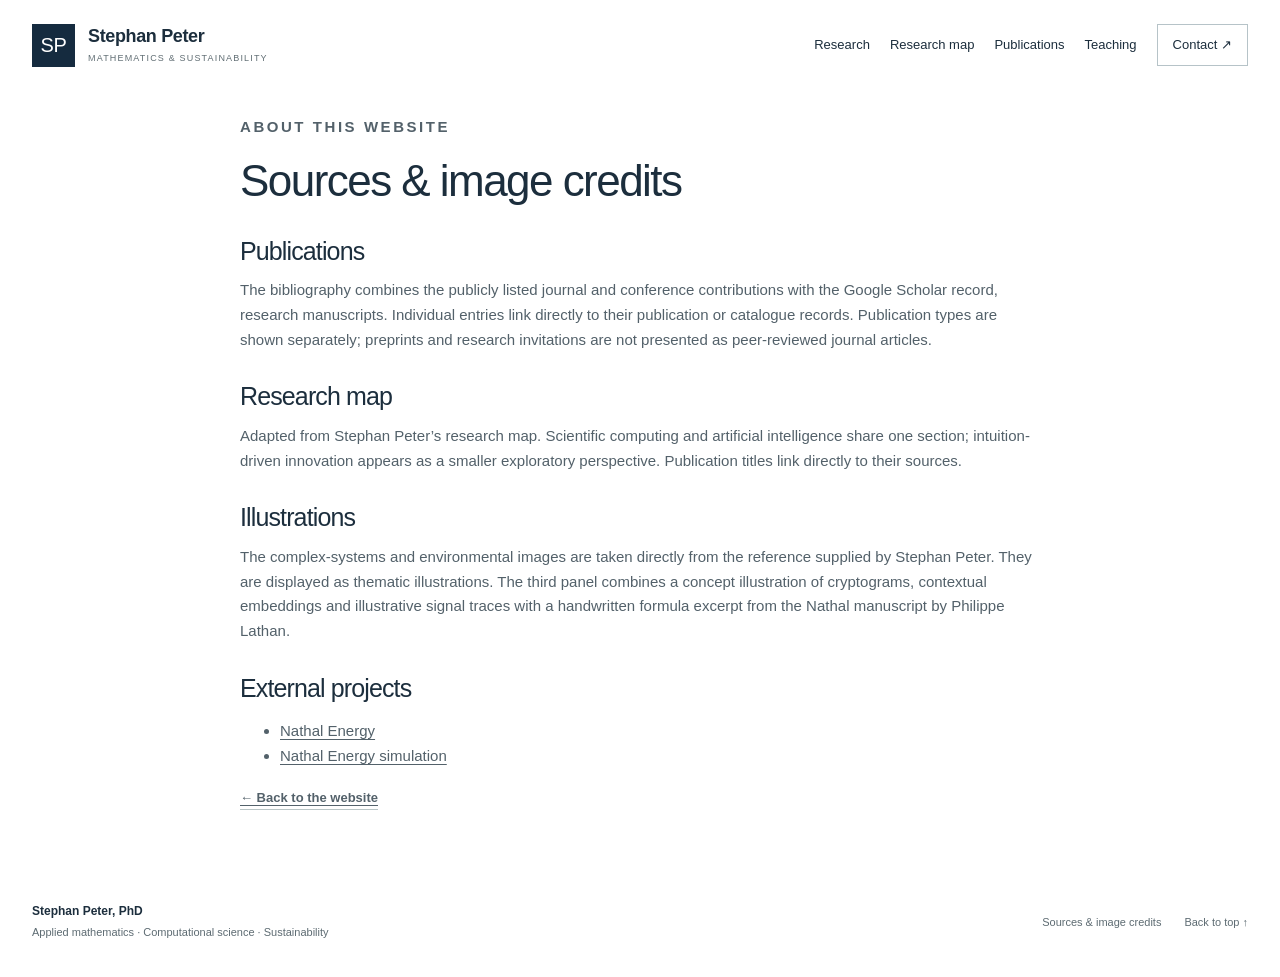
<file: sources.html>
<!doctype html><html lang="en"><head><meta charset="utf-8"><meta name="viewport" content="width=device-width,initial-scale=1"><meta name="theme-color" content="#152b3f"><title>Sources and image credits — Stephan Peter</title><meta name="description" content="Stephan Peter's research in complex systems, scientific computing and sustainability. Explore publications, research connections and the Nathal Energy simulation."><link rel="icon" href="assets/favicon.svg" type="image/svg+xml"><link rel="stylesheet" href="style.css"><script src="script.js" defer></script></head><body><a class="skip" href="#main">Skip to content</a><header class="site-header"><a class="brand" href="index.html" aria-label="Stephan Peter home"><span class="monogram">SP</span><span>Stephan Peter<span class="brand-sub">MATHEMATICS & SUSTAINABILITY</span></span></a><button class="menu-toggle" aria-controls="navigation" aria-expanded="false">Menu <span aria-hidden="true">☰</span></button><nav id="navigation" aria-label="Main navigation"><a href="index.html#research">Research</a><a href="index.html#research-map">Research map</a><a href="index.html#publications">Publications</a><a href="index.html#teaching">Teaching</a><a href="index.html#contact" class="nav-contact">Contact <span aria-hidden="true">↗</span></a></nav></header><main id="main" class="sources-page"><p class="eyebrow">ABOUT THIS WEBSITE</p><h1>Sources &amp; image credits</h1><h2>Publications</h2><p>The bibliography combines the publicly listed journal and conference contributions with the Google Scholar record, research manuscripts. Individual entries link directly to their publication or catalogue records. Publication types are shown separately; preprints and research invitations are not presented as peer-reviewed journal articles.</p><h2>Research map</h2><p>Adapted from Stephan Peter’s research map. Scientific computing and artificial intelligence share one section; intuition-driven innovation appears as a smaller exploratory perspective. Publication titles link directly to their sources.</p><h2>Illustrations</h2><p>The complex-systems and environmental images are taken directly from the reference supplied by Stephan Peter. They are displayed as thematic illustrations. The third panel combines a concept illustration of cryptograms, contextual embeddings and illustrative signal traces with a handwritten formula excerpt from the Nathal manuscript by Philippe Lathan.</p><h2>External projects</h2><ul><li><a href="https://www.nathal-energy.com/en/">Nathal Energy</a></li><li><a href="https://simulation.nathal-energy.com/en/">Nathal Energy simulation</a></li></ul><p><a class="text-link" href="index.html">← Back to the website</a></p></main><footer class="footer"><div><strong>Stephan Peter, PhD</strong><span>Applied mathematics · Computational science · Sustainability</span></div><div><a href="sources.html">Sources & image credits</a><a href="#main">Back to top ↑</a></div></footer></body></html>
</file>
<file: style.css>
/* Original layout created for this draft. No external fonts or libraries. */
:root{--navy:#152b3f;--ink:#1c2e3d;--muted:#53616a;--green:#285e4c;--paper:#fff;--cream:#f6f5ef;--line:#dfe4e4;--teal:#8dbab3;--max:1240px}*{box-sizing:border-box}html{scroll-behavior:smooth;scroll-padding-top:104px}body{margin:0;background:var(--paper);font-family:Arial,Helvetica,sans-serif;color:var(--ink);line-height:1.65;font-size:16px}a{color:inherit;text-decoration:none}a:hover{text-decoration:underline;text-underline-offset:5px}button{font:inherit;cursor:pointer}img{max-width:100%;display:block}button,a{-webkit-tap-highlight-color:transparent}a:focus-visible,button:focus-visible,summary:focus-visible,[tabindex]:focus-visible{outline:3px solid #bf7725;outline-offset:5px}h1,h2,h3,p{margin-top:0}h1,h2,h3{line-height:1.18;letter-spacing:-.035em}h2{font-size:clamp(28px,3.1vw,38px);font-weight:500;margin-bottom:0}h3{font-size:24px;font-weight:600}p{margin-bottom:18px}button{border-radius:0}[hidden]{display:none!important}.skip{position:absolute;left:20px;top:-80px;z-index:100;background:white;padding:12px}.skip:focus{top:12px}.site-header{max-width:var(--max);margin:auto;min-height:105px;display:flex;align-items:center;justify-content:space-between;gap:25px;padding:20px 0}.brand{display:flex;align-items:center;gap:13px;font-size:18px;font-weight:600;letter-spacing:-.02em;line-height:1.2}.brand:hover{text-decoration:none}.monogram{display:grid;place-items:center;width:43px;height:43px;background:var(--navy);color:white;font-size:20px;font-weight:400}.brand-sub{display:block;font-size:9px;font-weight:500;letter-spacing:.13em;margin-top:6px;color:#606d73}.site-header nav{display:flex;align-items:center;gap:27px;font-size:13px}.nav-contact{padding:9px 15px;border:1px solid #b6c3c8}.menu-toggle{display:none}.hero{max-width:var(--max);margin:0 auto;background:var(--navy);color:white;position:relative;display:grid;grid-template-columns:1fr 300px;padding:48px 48px 45px;overflow:hidden;border-radius:7px}.eyebrow{font-size:10px;letter-spacing:.17em;font-weight:700;color:var(--green);margin-bottom:15px}.eyebrow.light{color:#b3cfca}.hero h1{font-size:clamp(40px,4.6vw,60px);letter-spacing:-.045em;font-weight:500;margin-bottom:15px}.degree{font-size:.72em;font-weight:400;color:#d7e2e6}.hero-fields{font-size:15px;color:#d7e2e6;margin-bottom:24px}.hero-fields span{padding:0 5px;color:#91b6b1}.hero-copy{font-size:17px;line-height:1.6;color:#d7e2e6;margin-bottom:29px}.hero-links{display:flex;align-items:center;gap:28px}.button{display:inline-flex;align-items:center;justify-content:space-between;gap:25px;padding:12px 18px;font-size:13px;font-weight:600;line-height:1.3;border-radius:3px;transition:background .2s,transform .2s}.button:hover{text-decoration:none;transform:translateY(-2px)}.cream{background:#f2f1e9;color:var(--navy)}.cream:hover{background:#fff}.green{background:var(--green);color:white}.green:hover{background:#1c493a}.text-link{font-size:13px;font-weight:600;border-bottom:1px solid #b9c5c6;padding-bottom:4px;white-space:normal;align-self:flex-end}.text-link:hover{text-decoration:none;border-color:var(--ink)}.light-link{color:#e8eded;border-color:#69828e}.hero-art{align-self:center;color:#9bc1bb;opacity:.65;text-align:center;position:relative}.hero-art svg{width:100%;display:block}.hero-art span{font-size:8px;letter-spacing:.2em}.section,.map-section{max-width:var(--max);margin:0 auto;padding:59px 0}.section-heading{display:flex;align-items:flex-end;justify-content:space-between;gap:35px;margin-bottom:30px}.section-heading p:not(.eyebrow){font-size:14px;color:var(--muted);margin:0}.section-heading .eyebrow{margin-bottom:13px}.research-grid{display:grid;grid-template-columns:repeat(3,minmax(0,1fr));gap:26px}.research-card{border:1px solid var(--line);border-radius:6px;overflow:hidden;display:flex;flex-direction:column;background:white}.card-image{position:relative;overflow:hidden;aspect-ratio:1.7;background:var(--navy)}.card-image img{width:100%;height:100%;object-fit:cover;transition:transform .4s}.research-card:hover .card-image img{transform:scale(1.025)}.image-index{position:absolute;top:14px;left:15px;font-size:9px;font-weight:700;letter-spacing:.13em;color:white;background:#14293ede;padding:4px 8px;border-radius:2px}.image-note{position:absolute;bottom:8px;right:10px;color:white;background:#14293ebd;padding:2px 6px;font-size:9px}.card-content{padding:25px 23px 24px;display:flex;flex-direction:column;flex:1}.card-content h3{font-size:24px;margin-bottom:15px}.card-content p{font-size:14px;line-height:1.75;color:var(--muted);margin-bottom:17px}.topics{padding:0;margin:0 0 25px;list-style:none;color:#3e535b;font-size:12px;line-height:1.9}.topics li:before{content:'—';color:#7d9f98;margin-right:8px}.card-link{font-size:12px;font-weight:600;color:var(--green);margin-top:auto;display:inline-block}.project-actions{margin-top:auto;display:flex;align-items:flex-start;gap:13px;flex-direction:column}.project-actions .button{font-size:12px;padding:11px 13px;gap:12px}.manuscript{display:grid;grid-template-columns:48px 1fr 245px;gap:24px;margin-top:25px;padding:28px;background:#f3f5f6;border:1px solid #e4e8ea;border-radius:5px;align-items:center}.manuscript-symbol{font-size:50px;color:#739299;line-height:1}.manuscript .eyebrow{font-size:9px;margin-bottom:8px;color:#526c7a}.manuscript h3{font-size:21px;margin-bottom:8px}.manuscript p:not(.eyebrow){font-size:13px;line-height:1.7;color:var(--muted);margin:0}.manuscript-links{display:flex;flex-direction:column;gap:12px;font-size:12px;font-weight:600;color:var(--green)}.map-section{border-top:1px solid var(--line);border-bottom:1px solid var(--line)}.section-intro{font-size:15px;color:var(--muted);max-width:710px;margin-top:-7px;margin-bottom:27px}.map-preview{display:block;position:relative;background:#fafaf4;border:1px solid #dce2db;border-radius:6px;overflow:hidden}.map-preview img{width:100%;height:auto}.map-open{position:absolute;bottom:24px;right:24px;background:var(--navy);color:white;font-size:12px;font-weight:600;padding:11px 18px;border-radius:3px;box-shadow:0 3px 12px #0002}.map-summary{display:grid;grid-template-columns:repeat(3,1fr);gap:28px;margin-top:23px}.map-summary p{font-size:13px;line-height:1.7;color:var(--muted);margin-bottom:0}.map-summary strong{display:block;color:var(--ink);font-size:14px}.filters{display:flex;gap:7px;flex-wrap:wrap;margin:28px 0 12px}.filters button{border:1px solid transparent;background:transparent;font-size:12px;padding:8px 14px;color:#4d6067;border-radius:3px}.filters button.active{background:#e8f0eb;color:#214a3b;border-color:#d5e3da}.filters button:hover{background:#eef1f1}.paper{display:grid;grid-template-columns:55px 1fr 100px;gap:20px;padding:24px 0;border-bottom:1px solid var(--line);align-items:start}.paper-year{font-size:13px;color:#52676e;padding-top:2px}.journal{font-size:10px;letter-spacing:.08em;text-transform:uppercase;color:#5d747c;margin-bottom:7px}.paper h3{font-size:19px;line-height:1.45;letter-spacing:-.015em;margin:0;font-weight:500}.external{padding-left:9px;color:#728e8e;font-size:15px}.paper-topic{font-size:10px;color:#50646a;border:1px solid #dce4e5;padding:3px 8px;justify-self:end;border-radius:3px}.publication-note{font-size:12px;color:#637278;margin-top:22px}.teaching{border-top:1px solid var(--line);display:grid;grid-template-columns:1fr 1.35fr;gap:80px}.teaching .large-copy{font-size:21px;color:var(--ink);line-height:1.5;margin-bottom:12px}.teaching p{font-size:14px;color:var(--muted)}.teaching-topics{display:flex;flex-wrap:wrap;gap:7px;margin:22px 0 26px}.teaching-topics span{background:#f3f4f1;border:1px solid #e5e8e0;padding:5px 10px;font-size:11px}.contact{max-width:var(--max);margin:0 auto 0;background:var(--navy);color:white;border-radius:7px;padding:45px 48px;display:flex;align-items:center;justify-content:space-between;gap:35px}.contact h2{font-size:39px;margin:0 0 17px}.contact p:not(.eyebrow){color:#d0dce1;font-size:15px;margin-bottom:0}.contact-actions{display:flex;flex-direction:column;align-items:flex-start;gap:13px}.contact-actions .button{min-width:225px}.contact-email{font-size:12px;color:#ccdce1}.contact-actions div{display:flex;gap:25px;font-size:12px;color:#d0dce1}.footer{max-width:var(--max);margin:auto;padding:32px 0 35px;display:flex;justify-content:space-between;gap:25px;font-size:11px;color:#5d6b72}.footer strong{display:block;font-size:12px;color:var(--ink);margin-bottom:2px}.footer>div:last-child{display:flex;gap:23px;align-items:center}.sr-only{position:absolute;width:1px;height:1px;padding:0;margin:-1px;overflow:hidden;clip:rect(0,0,0,0);white-space:nowrap;border:0}.map-page{max-width:1440px;margin:auto;padding:30px 35px 50px}.map-page h1,.sources-page h1{font-size:44px;font-weight:500;margin-bottom:10px}.map-toolbar{display:flex;align-items:center;gap:10px;margin:25px 0 14px}.map-toolbar button,.map-toolbar a{background:#f3f5f3;color:var(--ink);border:1px solid #d8e0dd;padding:7px 14px;font-size:13px;border-radius:3px}.map-toolbar output{min-width:45px;text-align:center;font-size:12px}.map-toolbar a{margin-left:auto}.map-scroll{overflow:auto;max-height:80vh;border:1px solid var(--line);background:#fafaf4;border-radius:5px}#map-canvas{width:100%}#map-canvas svg{display:block;width:100%;height:auto;max-width:none}.map-transcript{margin-top:24px}.map-transcript summary{cursor:pointer;font-weight:600;font-size:14px}.map-transcript .map-summary{grid-template-columns:repeat(2,1fr)}.sources-page{max-width:850px;margin:25px auto 60px;padding:0 25px}.sources-page h2{font-size:25px;margin-top:30px;margin-bottom:12px}.sources-page p,.sources-page li{font-size:15px;color:var(--muted)}.sources-page p a,.sources-page li a,.publication-note a{text-decoration:underline;text-underline-offset:3px}
@media(min-width:1550px){:root{--max:1320px}.hero{grid-template-columns:1fr 350px;padding:52px}.card-content{padding:28px}.card-content h3{font-size:26px}}
@media(max-width:1310px){.site-header,.section,.map-section,.footer{margin-left:32px;margin-right:32px}.hero,.contact{margin-left:32px;margin-right:32px}.hero{grid-template-columns:1fr 250px;padding:38px}.hero h1{font-size:50px}.research-grid{gap:20px}.card-content{padding:22px 19px}.card-content h3{font-size:22px}.manuscript{grid-template-columns:32px 1fr 230px;gap:18px}.site-header nav{gap:20px}}
@media(max-width:1000px){.hero{grid-template-columns:1fr 180px}.hero h1{font-size:43px}.hero-fields{font-size:13px}.hero-copy{font-size:15px}.hero-links{gap:20px}.hero-links .text-link{font-size:12px}.card-content h3{font-size:20px}.card-content p{font-size:13px}.card-content{padding:20px 15px}.topics{font-size:11px}.section-heading h2{font-size:30px}.manuscript{grid-template-columns:1fr 215px}.manuscript-symbol{display:none}.site-header nav{gap:16px;font-size:12px}.brand-sub{font-size:8px}.teaching{gap:40px}.footer{flex-direction:column}.image-index{font-size:8px;left:10px;top:10px}.contact{padding:35px}.section-heading>p{display:none}}
@media(max-width:760px){html{scroll-padding-top:20px}.site-header{min-height:85px;margin:0 20px;position:relative;flex-wrap:wrap;padding:19px 0;gap:15px}.brand{font-size:16px}.monogram{width:37px;height:37px;font-size:18px}.menu-toggle{display:block;background:none;border:1px solid #c9d3d4;padding:6px 10px;font-size:12px;color:var(--ink)}.menu-toggle span{margin-left:9px}.site-header nav{width:100%;flex-wrap:wrap;gap:15px 20px;padding:15px 0 2px;border-top:1px solid var(--line);display:none}.site-header nav.open{display:flex}.hero{margin:0 14px;display:block;padding:31px 25px 34px;border-radius:5px}.hero h1{font-size:40px}.hero .eyebrow{font-size:9px}.hero-fields{font-size:13px;line-height:1.8;max-width:330px;margin-bottom:17px}.hero-fields span{padding:0 2px}.hero-copy{font-size:15px;max-width:500px}.hero-art{display:none}.hero-links{gap:22px;flex-wrap:wrap}.hero-links .button{padding:11px 14px;font-size:12px}.desktop-break{display:none}.section,.map-section{margin:0 20px;padding:39px 0}.section-heading{align-items:flex-start;flex-direction:column;gap:16px;margin-bottom:24px}.section-heading h2{font-size:29px;line-height:1.2}.section-heading .text-link{align-self:flex-start}.research-grid{grid-template-columns:1fr;gap:22px}.card-image{aspect-ratio:1.85}.card-content{padding:24px}.card-content h3{font-size:25px}.card-content h3 br{display:none}.card-content p{font-size:15px}.topics{font-size:13px;margin-bottom:20px}.card-link{font-size:13px}.project-actions{flex-direction:row;align-items:center;gap:18px;flex-wrap:wrap}.project-actions .button{font-size:12px}.image-index{font-size:9px;left:14px;top:14px}.manuscript{padding:23px;display:block;margin-top:22px}.manuscript .eyebrow{font-size:8px;line-height:1.7}.manuscript h3{font-size:23px}.manuscript-links{margin-top:18px;font-size:13px}.map-summary{grid-template-columns:1fr;gap:15px}.map-preview{overflow:hidden}.map-open{bottom:10px;right:10px;font-size:10px;padding:7px 10px}.section-intro{font-size:14px}.paper{grid-template-columns:38px 1fr;gap:12px;padding:20px 0}.paper-topic{display:none}.paper h3{font-size:17px}.journal{font-size:9px}.filters{gap:4px;margin-top:5px}.filters button{font-size:11px;padding:7px 9px}.teaching{grid-template-columns:1fr;gap:25px}.teaching h2 br{display:none}.teaching .large-copy{font-size:20px}.contact{margin:0 14px;display:block;padding:30px 25px}.contact h2{font-size:34px}.contact-actions{margin-top:27px}.contact p:not(.eyebrow){font-size:14px}.footer{margin:0 20px;padding-top:26px;gap:19px}.footer>div:last-child{flex-wrap:wrap;gap:12px 20px}.map-page{padding:20px 16px 35px}.map-page h1,.sources-page h1{font-size:36px}.map-toolbar{flex-wrap:wrap;gap:7px}.map-toolbar button,.map-toolbar a{padding:6px 10px;font-size:12px}.map-toolbar a{margin-left:0}.map-transcript .map-summary{grid-template-columns:1fr}.map-scroll{max-height:70vh}.sources-page{padding:0 20px}.map-page .section-heading p{font-size:14px}}
@media(prefers-reduced-motion:reduce){html{scroll-behavior:auto}*,*:before,*:after{transition:none!important}}
@media print{.menu-toggle,.filters,.hero-art,.map-toolbar{display:none!important}.site-header,.hero,.section,.map-section,.contact,.footer{margin:0;padding:20px}.hero,.contact{background:white;color:#152b3f}.hero p,.contact p,.eyebrow.light{color:#29444f!important}.research-card,.paper{break-inside:avoid}.research-grid{grid-template-columns:repeat(3,1fr)}.map-scroll{max-height:none;overflow:visible}#map-canvas{width:100%!important}}

.hero{display:block}.hero-inner{max-width:1000px}

/* Compact masthead keeps the visual research overview close to the introduction. */
@media(min-width:761px){.hero{padding:29px 38px 30px}.hero h1{font-size:48px;margin-bottom:10px}.hero-fields{margin-bottom:16px}.hero-copy{margin-bottom:22px}.research{padding-top:38px}.site-header{min-height:90px}}

/* User-supplied images displayed directly, without regenerating their contents. */
.card-image{aspect-ratio:16/9}.reference-art{width:100%;height:100%;background-image:url('assets/research-reference.png');background-size:206.944444% auto;background-repeat:no-repeat;background-position-y:16.949153%}.reference-theory{background-position-x:2.272727%}.reference-environment{background-position-x:99.025974%}
.publication-intro{max-width:760px;font-size:15px;color:var(--muted)}.publication-count{font-size:12px;color:var(--muted);margin:15px 0 20px}.pub-group{margin:28px 0 42px}.pub-group-title{font-size:20px;letter-spacing:-.015em;border-bottom:2px solid #ccdad6;padding-bottom:15px;margin-bottom:0}.pub-group-title span{display:inline-block;margin-left:12px;border-radius:20px;background:#edf2ef;color:#456355;padding:3px 9px;font-size:12px;vertical-align:middle}.paper{grid-template-columns:72px 1fr}.paper h4{font-size:19px;line-height:1.45;letter-spacing:-.015em;margin:0;font-weight:500}.paper-authors{font-size:12px;color:#62717a;margin:8px 0 0}.paper-year small{display:block;font-size:9px;line-height:1.5;margin-top:6px;color:#71838a}.journal{text-transform:none;letter-spacing:.02em;font-size:12px;line-height:1.55}.publication-note:empty{display:none}@media(max-width:760px){.paper{grid-template-columns:43px 1fr}.paper h4{font-size:17px}.pub-group-title{font-size:18px;line-height:1.4}.journal{font-size:11px}.card-image{aspect-ratio:16/9}}

.manuscript-panel{height:100%;display:grid;grid-template-columns:48% 52%;background:white;overflow:hidden}.manuscript-panel>div{display:grid;grid-template-rows:45% 25% 30%;min-height:0}.card-image .manuscript-panel img{width:100%;height:100%;object-fit:cover;min-height:0}.manuscript-panel>div img{object-position:center top}
</file>
